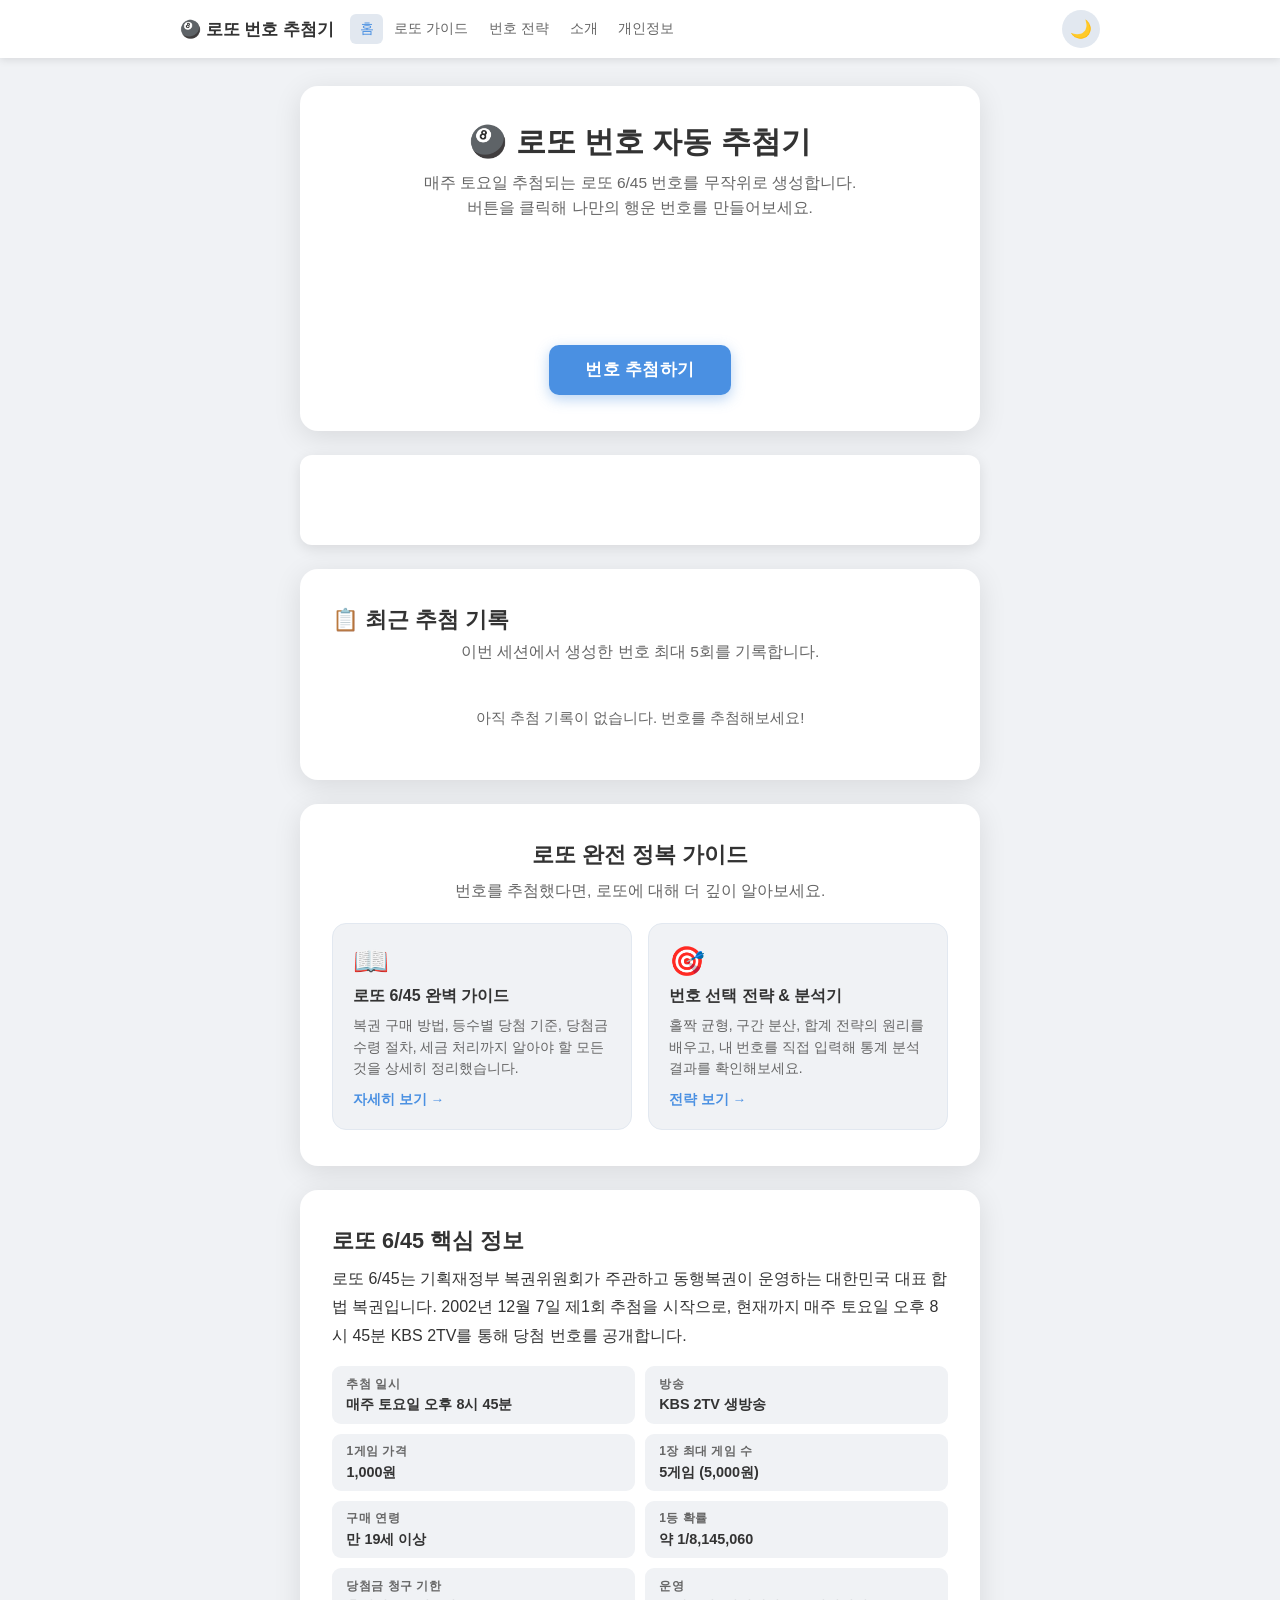
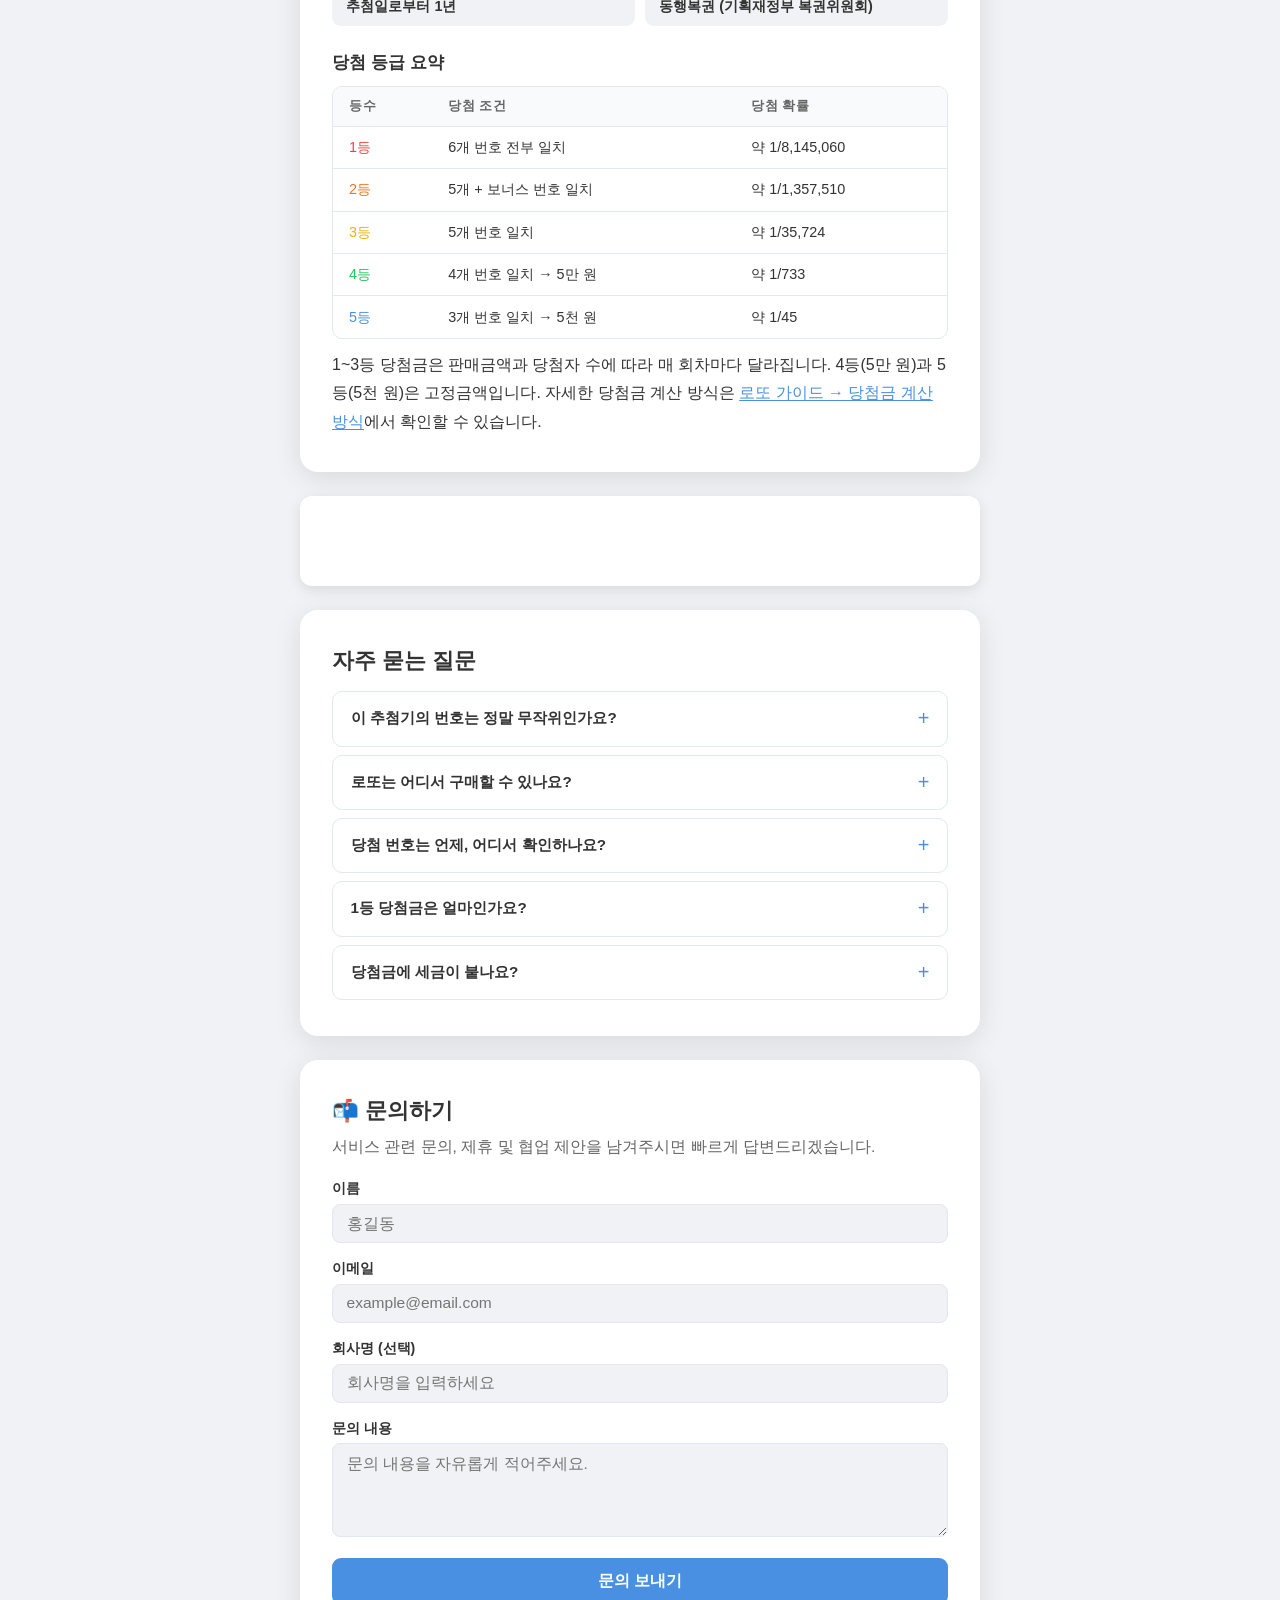
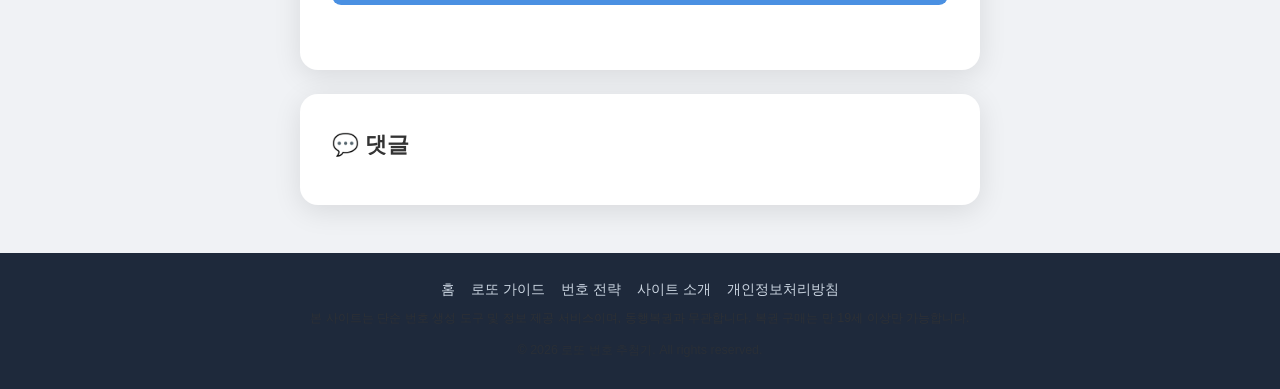
<file: index.html>
<!doctype html>
<html lang="ko">
<head>
  <!-- Google tag (gtag.js) -->
  <script async src="https://www.googletagmanager.com/gtag/js?id=G-WZ32FJZCZC"></script>
  <script>
    window.dataLayer = window.dataLayer || [];
    function gtag(){dataLayer.push(arguments);}
    gtag('js', new Date());

    gtag('config', 'G-WZ32FJZCZC');
  </script>
  <meta charset="UTF-8" />
  <meta name="viewport" content="width=device-width, initial-scale=1.0" />
  <meta name="description" content="무료 로또 6/45 번호 자동 생성기. 클릭 한 번으로 행운의 번호를 추첨하고, 로또 완벽 가이드와 번호 전략까지 한 곳에서 확인하세요." />
  <meta name="keywords" content="로또번호생성기,로또6/45,복권번호,로또추첨,행운번호,로또가이드,번호전략" />
  <meta property="og:title" content="로또 번호 추첨기 - 무료 자동 생성 & 완벽 가이드" />
  <meta property="og:description" content="로또 번호를 무료로 자동 생성하고, 구매 방법부터 번호 전략까지 모두 확인하세요." />
  <meta property="og:type" content="website" />
  <title>로또 번호 추첨기 - 무료 자동 번호 생성 & 완벽 가이드</title>
  <link href="/style.css" rel="stylesheet" />
  <script async src="https://pagead2.googlesyndication.com/pagead/js/adsbygoogle.js?client=ca-pub-9408095057036591" crossorigin="anonymous"></script>
  <script type="application/ld+json">
  {
    "@context": "https://schema.org",
    "@type": "WebSite",
    "name": "로또 번호 추첨기",
    "description": "로또 6/45 번호 자동 생성기 및 로또 정보 제공 서비스",
    "url": "https://vibecoding-staweek1.web.app/",
    "potentialAction": {
      "@type": "SearchAction",
      "target": "https://vibecoding-staweek1.web.app/?q={search_term_string}",
      "query-input": "required name=search_term_string"
    }
  }
  </script>
</head>
<body>
  <header class="site-header">
    <div class="header-inner">
      <a href="/" class="logo">🎱 로또 번호 추첨기</a>
      <nav class="site-nav" aria-label="주 메뉴">
        <a href="/" class="nav-link active">홈</a>
        <a href="/guide.html" class="nav-link">로또 가이드</a>
        <a href="/strategy.html" class="nav-link">번호 전략</a>
        <a href="/about.html" class="nav-link">소개</a>
        <a href="/privacy.html" class="nav-link">개인정보</a>
      </nav>
      <button id="theme-toggle" aria-label="테마 전환">🌙</button>
    </div>
  </header>

  <main class="main-content">

    <!-- 번호 추첨 도구 -->
    <section class="container tool-section" id="tool">
      <h1>🎱 로또 번호 자동 추첨기</h1>
      <p class="subtitle">매주 토요일 추첨되는 로또 6/45 번호를 무작위로 생성합니다.<br>버튼을 클릭해 나만의 행운 번호를 만들어보세요.</p>
      <div class="lotto-numbers" aria-live="polite" aria-label="생성된 로또 번호"></div>
      <button id="generate-btn">번호 추첨하기</button>
    </section>

    <div class="ad-banner">
      <ins class="adsbygoogle"
           style="display:block"
           data-ad-client="ca-pub-9408095057036591"
           data-ad-slot="auto"
           data-ad-format="auto"
           data-full-width-responsive="true"></ins>
      <script>(adsbygoogle = window.adsbygoogle || []).push({});</script>
    </div>

    <!-- 최근 추첨 기록 -->
    <section class="container history-section" id="history">
      <h2>📋 최근 추첨 기록</h2>
      <p class="subtitle">이번 세션에서 생성한 번호 최대 5회를 기록합니다.</p>
      <ul class="history-list" id="history-list">
        <li class="history-empty">아직 추첨 기록이 없습니다. 번호를 추첨해보세요!</li>
      </ul>
    </section>

    <!-- 콘텐츠 허브 -->
    <section class="container content-hub" id="hub">
      <h2>로또 완전 정복 가이드</h2>
      <p class="subtitle">번호를 추첨했다면, 로또에 대해 더 깊이 알아보세요.</p>
      <div class="hub-cards">
        <a href="/guide.html" class="hub-card">
          <span class="hub-icon">📖</span>
          <h3>로또 6/45 완벽 가이드</h3>
          <p>복권 구매 방법, 등수별 당첨 기준, 당첨금 수령 절차, 세금 처리까지 알아야 할 모든 것을 상세히 정리했습니다.</p>
          <span class="hub-link">자세히 보기 →</span>
        </a>
        <a href="/strategy.html" class="hub-card">
          <span class="hub-icon">🎯</span>
          <h3>번호 선택 전략 & 분석기</h3>
          <p>홀짝 균형, 구간 분산, 합계 전략의 원리를 배우고, 내 번호를 직접 입력해 통계 분석 결과를 확인해보세요.</p>
          <span class="hub-link">전략 보기 →</span>
        </a>
      </div>
    </section>

    <!-- 로또 기본 정보 -->
    <section class="container article-section" id="lotto-info">
      <h2>로또 6/45 핵심 정보</h2>
      <p>로또 6/45는 기획재정부 복권위원회가 주관하고 동행복권이 운영하는 대한민국 대표 합법 복권입니다. 2002년 12월 7일 제1회 추첨을 시작으로, 현재까지 매주 토요일 오후 8시 45분 KBS 2TV를 통해 당첨 번호를 공개합니다.</p>

      <div class="quick-facts">
        <div class="fact-item">
          <span class="fact-label">추첨 일시</span>
          <span class="fact-value">매주 토요일 오후 8시 45분</span>
        </div>
        <div class="fact-item">
          <span class="fact-label">방송</span>
          <span class="fact-value">KBS 2TV 생방송</span>
        </div>
        <div class="fact-item">
          <span class="fact-label">1게임 가격</span>
          <span class="fact-value">1,000원</span>
        </div>
        <div class="fact-item">
          <span class="fact-label">1장 최대 게임 수</span>
          <span class="fact-value">5게임 (5,000원)</span>
        </div>
        <div class="fact-item">
          <span class="fact-label">구매 연령</span>
          <span class="fact-value">만 19세 이상</span>
        </div>
        <div class="fact-item">
          <span class="fact-label">1등 확률</span>
          <span class="fact-value">약 1/8,145,060</span>
        </div>
        <div class="fact-item">
          <span class="fact-label">당첨금 청구 기한</span>
          <span class="fact-value">추첨일로부터 1년</span>
        </div>
        <div class="fact-item">
          <span class="fact-label">운영</span>
          <span class="fact-value">동행복권 (기획재정부 복권위원회)</span>
        </div>
      </div>

      <h3>당첨 등급 요약</h3>
      <div class="table-wrapper">
        <table class="prize-table">
          <thead>
            <tr>
              <th>등수</th>
              <th>당첨 조건</th>
              <th>당첨 확률</th>
            </tr>
          </thead>
          <tbody>
            <tr class="rank-1"><td>1등</td><td>6개 번호 전부 일치</td><td>약 1/8,145,060</td></tr>
            <tr class="rank-2"><td>2등</td><td>5개 + 보너스 번호 일치</td><td>약 1/1,357,510</td></tr>
            <tr class="rank-3"><td>3등</td><td>5개 번호 일치</td><td>약 1/35,724</td></tr>
            <tr class="rank-4"><td>4등</td><td>4개 번호 일치 → 5만 원</td><td>약 1/733</td></tr>
            <tr class="rank-5"><td>5등</td><td>3개 번호 일치 → 5천 원</td><td>약 1/45</td></tr>
          </tbody>
        </table>
      </div>
      <p>1~3등 당첨금은 판매금액과 당첨자 수에 따라 매 회차마다 달라집니다. 4등(5만 원)과 5등(5천 원)은 고정금액입니다. 자세한 당첨금 계산 방식은 <a href="/guide.html#prize-money">로또 가이드 → 당첨금 계산 방식</a>에서 확인할 수 있습니다.</p>
    </section>

    <div class="ad-banner">
      <ins class="adsbygoogle"
           style="display:block"
           data-ad-client="ca-pub-9408095057036591"
           data-ad-slot="auto"
           data-ad-format="auto"
           data-full-width-responsive="true"></ins>
      <script>(adsbygoogle = window.adsbygoogle || []).push({});</script>
    </div>

    <!-- FAQ -->
    <section class="container faq-section" id="faq">
      <h2>자주 묻는 질문</h2>
      <div class="faq-list">
        <div class="faq-item">
          <button class="faq-question" aria-expanded="false">
            이 추첨기의 번호는 정말 무작위인가요?
            <span class="faq-icon" aria-hidden="true">+</span>
          </button>
          <div class="faq-answer" role="region">
            <p>네, JavaScript의 <code>Math.random()</code> 함수를 사용해 완전 무작위로 번호를 생성합니다. 1~45 사이에서 중복 없이 6개를 뽑아 오름차순으로 정렬해 보여줍니다. 어떤 패턴이나 가중치도 적용되지 않으며, 매 클릭은 이전 결과와 완전히 독립적입니다.</p>
          </div>
        </div>
        <div class="faq-item">
          <button class="faq-question" aria-expanded="false">
            로또는 어디서 구매할 수 있나요?
            <span class="faq-icon" aria-hidden="true">+</span>
          </button>
          <div class="faq-answer" role="region">
            <p>전국 약 6만 개의 복권 판매점(편의점, 복권방 등)에서 오프라인 구매가 가능합니다. 동행복권 앱(Android·iOS)이나 홈페이지에서도 본인 인증 후 온라인 구매가 가능합니다. 온라인 구매는 주 최대 10만 원 한도 제한이 있습니다.</p>
          </div>
        </div>
        <div class="faq-item">
          <button class="faq-question" aria-expanded="false">
            당첨 번호는 언제, 어디서 확인하나요?
            <span class="faq-icon" aria-hidden="true">+</span>
          </button>
          <div class="faq-answer" role="region">
            <p>매주 토요일 오후 8시 45분 KBS 2TV 생방송을 통해 발표됩니다. 추첨 후에는 동행복권 앱·홈페이지, 복권 판매점 단말기에서 복권 바코드를 스캔해 당첨 여부를 확인할 수 있습니다. 당첨금 청구 기한은 추첨일로부터 1년입니다.</p>
          </div>
        </div>
        <div class="faq-item">
          <button class="faq-question" aria-expanded="false">
            1등 당첨금은 얼마인가요?
            <span class="faq-icon" aria-hidden="true">+</span>
          </button>
          <div class="faq-answer" role="region">
            <p>1등 당첨금은 매 회차마다 다릅니다. 해당 주 판매 총액의 50%를 당첨금 재원으로 하고, 그 중 75%가 1등에 배분됩니다. 1등 당첨자가 여러 명이면 나눠 받으며, 당첨자가 없으면 다음 회차로 이월됩니다. 이월이 쌓이면 수백억 원을 넘는 '잭팟' 회차가 만들어지기도 합니다.</p>
          </div>
        </div>
        <div class="faq-item">
          <button class="faq-question" aria-expanded="false">
            당첨금에 세금이 붙나요?
            <span class="faq-icon" aria-hidden="true">+</span>
          </button>
          <div class="faq-answer" role="region">
            <p>200만 원 이하는 비과세입니다. 200만 원 초과 3억 원 이하는 22%(소득세 20% + 지방소득세 2%), 3억 원 초과는 33%(소득세 30% + 지방소득세 3%)가 자동 원천징수됩니다. 별도 세금 신고 없이 수령 시 자동으로 차감됩니다. 자세한 내용은 <a href="/guide.html#tax">로또 가이드 세금 섹션</a>을 참고하세요.</p>
          </div>
        </div>
      </div>
    </section>

    <!-- 제휴 문의 -->
    <div class="container contact-container" id="contact">
      <h2>📬 문의하기</h2>
      <p class="subtitle">서비스 관련 문의, 제휴 및 협업 제안을 남겨주시면 빠르게 답변드리겠습니다.</p>
      <form id="contact-form" action="https://formspree.io/f/xaqzbvgk" method="POST">
        <div class="form-group">
          <label for="name">이름</label>
          <input type="text" id="name" name="name" placeholder="홍길동" required />
        </div>
        <div class="form-group">
          <label for="email">이메일</label>
          <input type="email" id="email" name="email" placeholder="example@email.com" required />
        </div>
        <div class="form-group">
          <label for="company">회사명 (선택)</label>
          <input type="text" id="company" name="company" placeholder="회사명을 입력하세요" />
        </div>
        <div class="form-group">
          <label for="message">문의 내용</label>
          <textarea id="message" name="message" rows="4" placeholder="문의 내용을 자유롭게 적어주세요." required></textarea>
        </div>
        <button type="submit" class="submit-btn">문의 보내기</button>
        <p id="form-status"></p>
      </form>
    </div>

    <!-- 댓글 -->
    <div class="container disqus-container">
      <h2>💬 댓글</h2>
      <div id="disqus_thread"></div>
    </div>

  </main>

  <footer class="site-footer">
    <div class="footer-inner">
      <div class="footer-links">
        <a href="/">홈</a>
        <a href="/guide.html">로또 가이드</a>
        <a href="/strategy.html">번호 전략</a>
        <a href="/about.html">사이트 소개</a>
        <a href="/privacy.html">개인정보처리방침</a>
      </div>
      <p class="footer-notice">본 사이트는 단순 번호 생성 도구 및 정보 제공 서비스이며, 동행복권과 무관합니다. 복권 구매는 만 19세 이상만 가능합니다.</p>
      <p class="footer-copyright">© 2026 로또 번호 추첨기. All rights reserved.</p>
    </div>
  </footer>

  <script defer type="text/javascript" src="/main.js"></script>
  <script>
    (function() {
      var d = document, s = d.createElement('script');
      s.src = 'https://vibecoding-training.disqus.com/embed.js';
      s.setAttribute('data-timestamp', +new Date());
      (d.head || d.body).appendChild(s);
    })();
  </script>
  <noscript>댓글을 보려면 JavaScript를 활성화해 주세요. <a href="https://disqus.com/?ref_noscript">Disqus 댓글 보기</a></noscript>
</body>
</html>
</file>
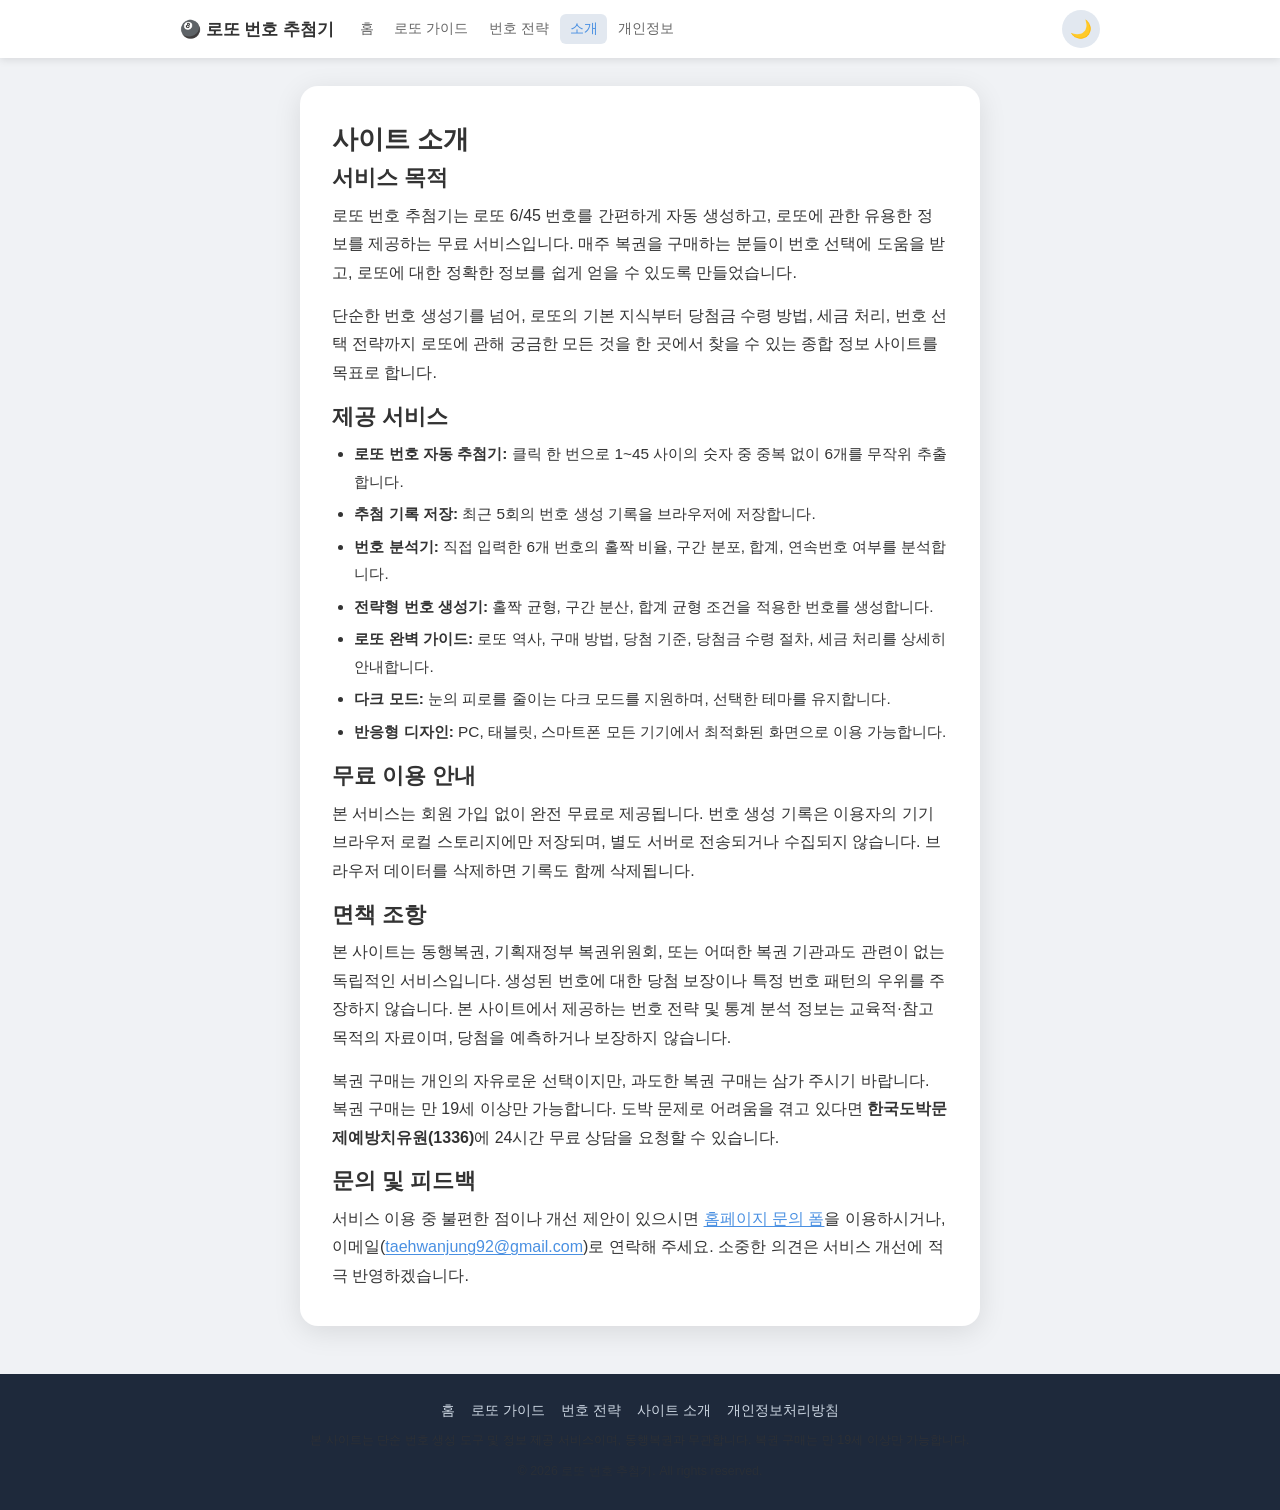
<file: about.html>
<!doctype html>
<html lang="ko">
<head>
  <!-- Google tag (gtag.js) -->
  <script async src="https://www.googletagmanager.com/gtag/js?id=G-WZ32FJZCZC"></script>
  <script>
    window.dataLayer = window.dataLayer || [];
    function gtag(){dataLayer.push(arguments);}
    gtag('js', new Date());

    gtag('config', 'G-WZ32FJZCZC');
  </script>
  <meta charset="UTF-8" />
  <meta name="viewport" content="width=device-width, initial-scale=1.0" />
  <meta name="description" content="로또 번호 추첨기 사이트를 소개합니다. 서비스 목적, 주요 기능, 이용 안내, 면책 조항을 확인하세요." />
  <title>사이트 소개 - 로또 번호 추첨기</title>
  <link href="/style.css" rel="stylesheet" />
  <script async src="https://pagead2.googlesyndication.com/pagead/js/adsbygoogle.js?client=ca-pub-9408095057036591" crossorigin="anonymous"></script>
</head>
<body>
  <header class="site-header">
    <div class="header-inner">
      <a href="/" class="logo">🎱 로또 번호 추첨기</a>
      <nav class="site-nav" aria-label="주 메뉴">
        <a href="/" class="nav-link">홈</a>
        <a href="/guide.html" class="nav-link">로또 가이드</a>
        <a href="/strategy.html" class="nav-link">번호 전략</a>
        <a href="/about.html" class="nav-link active">소개</a>
        <a href="/privacy.html" class="nav-link">개인정보</a>
      </nav>
      <button id="theme-toggle" aria-label="테마 전환">🌙</button>
    </div>
  </header>

  <main class="main-content">
    <article class="container article-section">
      <h1>사이트 소개</h1>

      <h2>서비스 목적</h2>
      <p>로또 번호 추첨기는 로또 6/45 번호를 간편하게 자동 생성하고, 로또에 관한 유용한 정보를 제공하는 무료 서비스입니다. 매주 복권을 구매하는 분들이 번호 선택에 도움을 받고, 로또에 대한 정확한 정보를 쉽게 얻을 수 있도록 만들었습니다.</p>
      <p>단순한 번호 생성기를 넘어, 로또의 기본 지식부터 당첨금 수령 방법, 세금 처리, 번호 선택 전략까지 로또에 관해 궁금한 모든 것을 한 곳에서 찾을 수 있는 종합 정보 사이트를 목표로 합니다.</p>

      <h2>제공 서비스</h2>
      <ul>
        <li><strong>로또 번호 자동 추첨기:</strong> 클릭 한 번으로 1~45 사이의 숫자 중 중복 없이 6개를 무작위 추출합니다.</li>
        <li><strong>추첨 기록 저장:</strong> 최근 5회의 번호 생성 기록을 브라우저에 저장합니다.</li>
        <li><strong>번호 분석기:</strong> 직접 입력한 6개 번호의 홀짝 비율, 구간 분포, 합계, 연속번호 여부를 분석합니다.</li>
        <li><strong>전략형 번호 생성기:</strong> 홀짝 균형, 구간 분산, 합계 균형 조건을 적용한 번호를 생성합니다.</li>
        <li><strong>로또 완벽 가이드:</strong> 로또 역사, 구매 방법, 당첨 기준, 당첨금 수령 절차, 세금 처리를 상세히 안내합니다.</li>
        <li><strong>다크 모드:</strong> 눈의 피로를 줄이는 다크 모드를 지원하며, 선택한 테마를 유지합니다.</li>
        <li><strong>반응형 디자인:</strong> PC, 태블릿, 스마트폰 모든 기기에서 최적화된 화면으로 이용 가능합니다.</li>
      </ul>

      <h2>무료 이용 안내</h2>
      <p>본 서비스는 회원 가입 없이 완전 무료로 제공됩니다. 번호 생성 기록은 이용자의 기기 브라우저 로컬 스토리지에만 저장되며, 별도 서버로 전송되거나 수집되지 않습니다. 브라우저 데이터를 삭제하면 기록도 함께 삭제됩니다.</p>

      <h2>면책 조항</h2>
      <p>본 사이트는 동행복권, 기획재정부 복권위원회, 또는 어떠한 복권 기관과도 관련이 없는 독립적인 서비스입니다. 생성된 번호에 대한 당첨 보장이나 특정 번호 패턴의 우위를 주장하지 않습니다. 본 사이트에서 제공하는 번호 전략 및 통계 분석 정보는 교육적·참고 목적의 자료이며, 당첨을 예측하거나 보장하지 않습니다.</p>
      <p>복권 구매는 개인의 자유로운 선택이지만, 과도한 복권 구매는 삼가 주시기 바랍니다. 복권 구매는 만 19세 이상만 가능합니다. 도박 문제로 어려움을 겪고 있다면 <strong>한국도박문제예방치유원(1336)</strong>에 24시간 무료 상담을 요청할 수 있습니다.</p>

      <h2>문의 및 피드백</h2>
      <p>서비스 이용 중 불편한 점이나 개선 제안이 있으시면 <a href="/#contact">홈페이지 문의 폼</a>을 이용하시거나, 이메일(<a href="mailto:taehwanjung92@gmail.com">taehwanjung92@gmail.com</a>)로 연락해 주세요. 소중한 의견은 서비스 개선에 적극 반영하겠습니다.</p>
    </article>
  </main>

  <footer class="site-footer">
    <div class="footer-inner">
      <div class="footer-links">
        <a href="/">홈</a>
        <a href="/guide.html">로또 가이드</a>
        <a href="/strategy.html">번호 전략</a>
        <a href="/about.html">사이트 소개</a>
        <a href="/privacy.html">개인정보처리방침</a>
      </div>
      <p class="footer-notice">본 사이트는 단순 번호 생성 도구 및 정보 제공 서비스이며, 동행복권과 무관합니다. 복권 구매는 만 19세 이상만 가능합니다.</p>
      <p class="footer-copyright">© 2026 로또 번호 추첨기. All rights reserved.</p>
    </div>
  </footer>

  <script defer src="/main.js"></script>
</body>
</html>
</file>
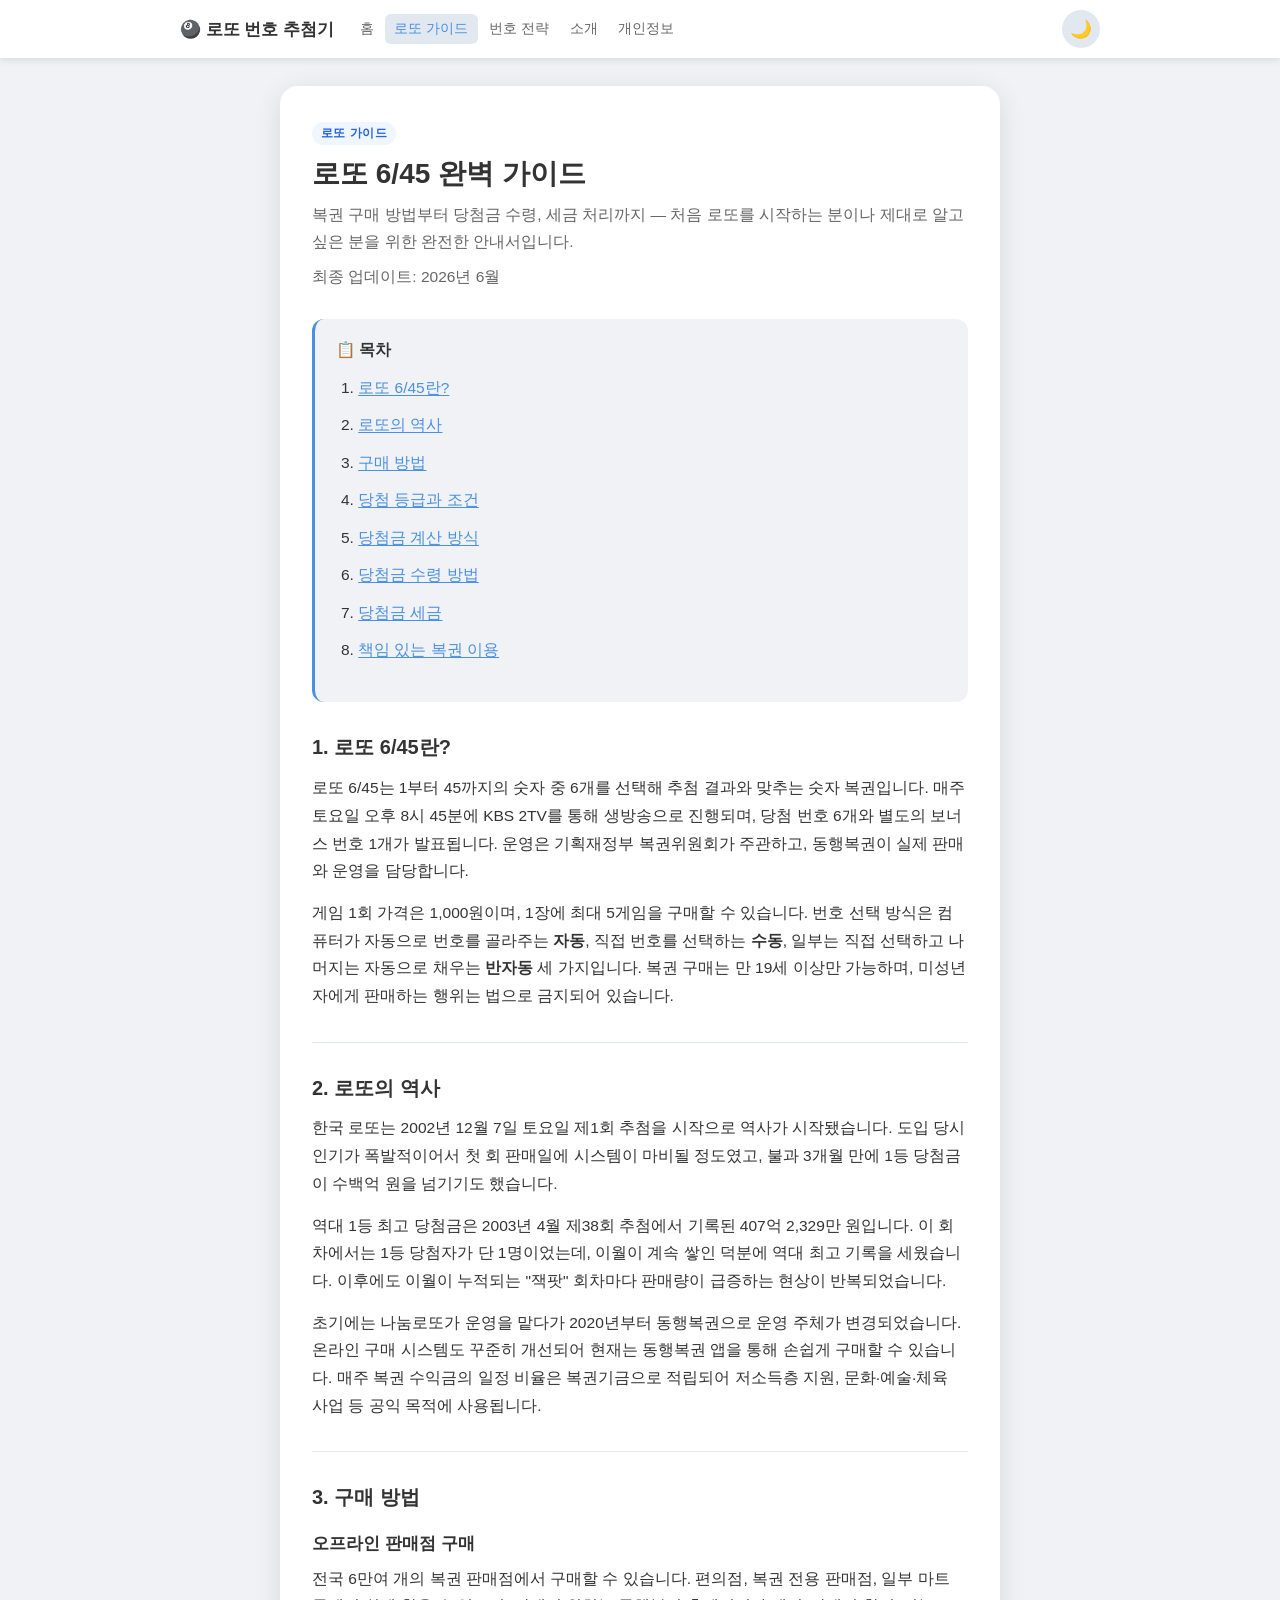
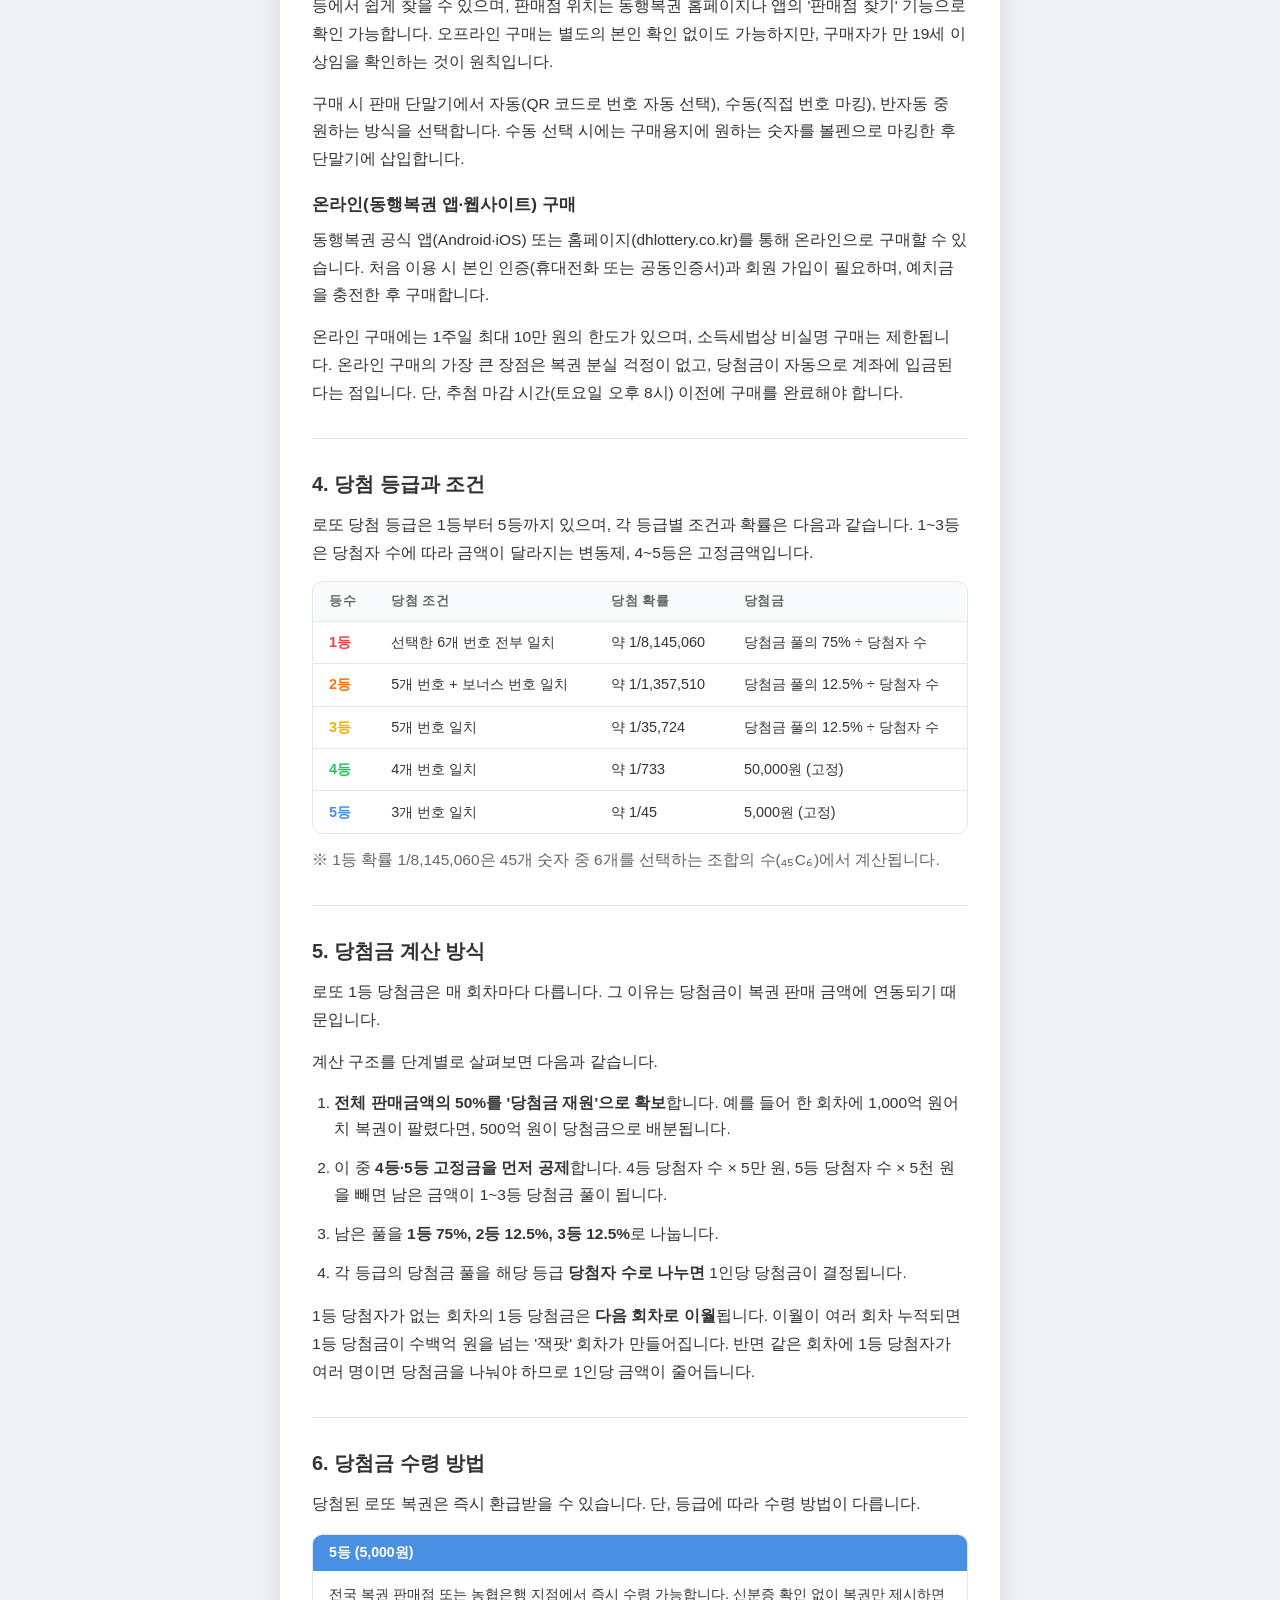
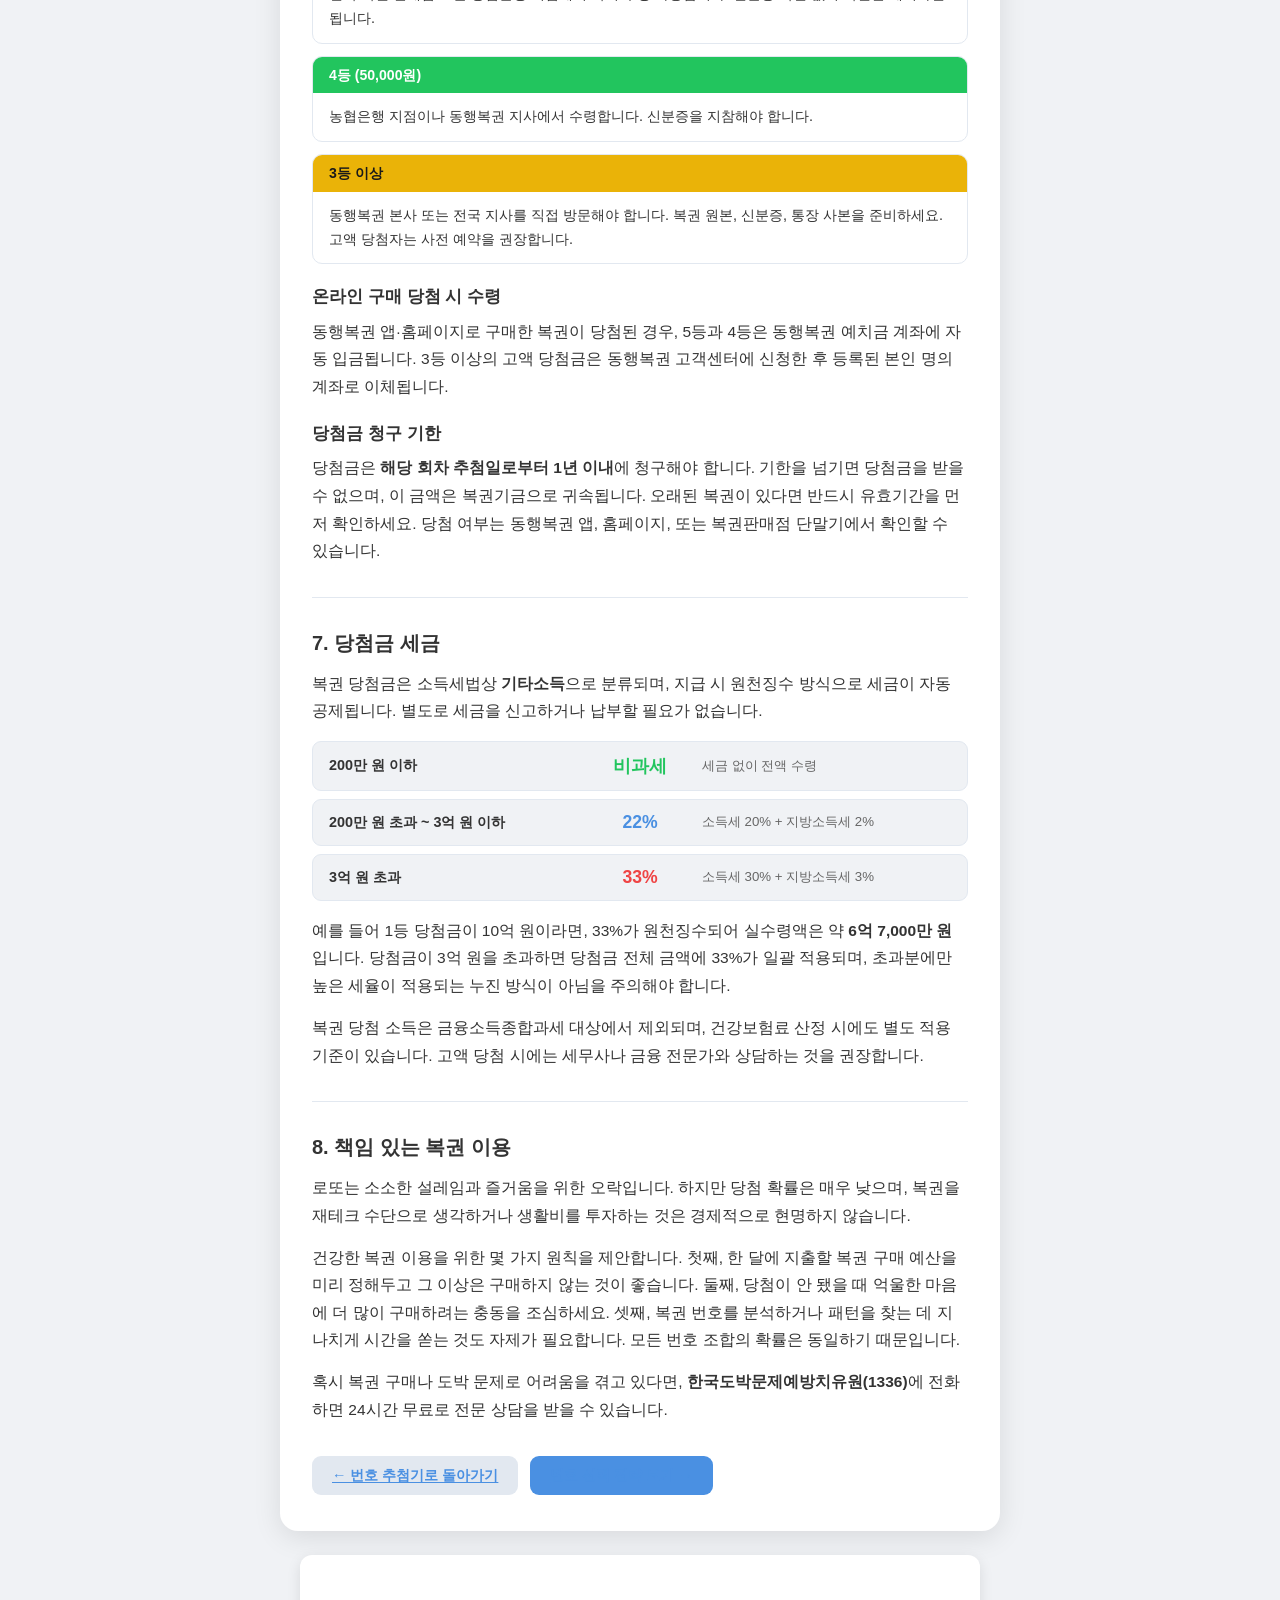
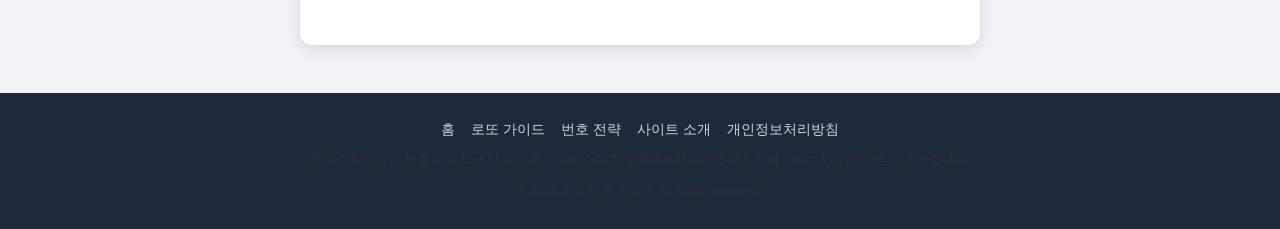
<file: guide.html>
<!doctype html>
<html lang="ko">
<head>
  <!-- Google tag (gtag.js) -->
  <script async src="https://www.googletagmanager.com/gtag/js?id=G-WZ32FJZCZC"></script>
  <script>
    window.dataLayer = window.dataLayer || [];
    function gtag(){dataLayer.push(arguments);}
    gtag('js', new Date());

    gtag('config', 'G-WZ32FJZCZC');
  </script>
  <meta charset="UTF-8" />
  <meta name="viewport" content="width=device-width, initial-scale=1.0" />
  <meta name="description" content="로또 6/45 완벽 가이드. 복권 구매 방법, 등수별 당첨 기준, 당첨금 수령 방법, 세금 계산까지 로또에 관해 알아야 할 모든 정보를 상세히 정리했습니다." />
  <meta name="keywords" content="로또가이드,로또구매방법,로또당첨금수령,로또세금,복권가이드,로또6/45" />
  <meta property="og:title" content="로또 6/45 완벽 가이드 - 구매부터 당첨금 수령까지" />
  <meta property="og:description" content="로또 구매 방법, 당첨 등급별 조건, 당첨금 수령 절차, 세금 처리까지 한 곳에서 알아보세요." />
  <meta property="og:type" content="article" />
  <title>로또 6/45 완벽 가이드 - 구매부터 당첨금 수령까지 | 로또 번호 추첨기</title>
  <link href="/style.css" rel="stylesheet" />
  <script async src="https://pagead2.googlesyndication.com/pagead/js/adsbygoogle.js?client=ca-pub-9408095057036591" crossorigin="anonymous"></script>
  <script type="application/ld+json">
  {
    "@context": "https://schema.org",
    "@type": "Article",
    "headline": "로또 6/45 완벽 가이드 - 구매부터 당첨금 수령까지",
    "description": "로또 구매 방법, 당첨 등급, 당첨금 수령, 세금까지 한 곳에서 알아보세요.",
    "author": { "@type": "Organization", "name": "로또 번호 추첨기" },
    "inLanguage": "ko"
  }
  </script>
</head>
<body>
  <header class="site-header">
    <div class="header-inner">
      <a href="/" class="logo">🎱 로또 번호 추첨기</a>
      <nav class="site-nav" aria-label="주 메뉴">
        <a href="/" class="nav-link">홈</a>
        <a href="/guide.html" class="nav-link active">로또 가이드</a>
        <a href="/strategy.html" class="nav-link">번호 전략</a>
        <a href="/about.html" class="nav-link">소개</a>
        <a href="/privacy.html" class="nav-link">개인정보</a>
      </nav>
      <button id="theme-toggle" aria-label="테마 전환">🌙</button>
    </div>
  </header>

  <main class="main-content">

    <article class="container guide-article">

      <div class="article-header">
        <span class="article-badge">로또 가이드</span>
        <h1>로또 6/45 완벽 가이드</h1>
        <p class="article-lead">복권 구매 방법부터 당첨금 수령, 세금 처리까지 — 처음 로또를 시작하는 분이나 제대로 알고 싶은 분을 위한 완전한 안내서입니다.</p>
        <p class="last-updated">최종 업데이트: 2026년 6월</p>
      </div>

      <nav class="toc" aria-label="목차">
        <p class="toc-title">📋 목차</p>
        <ol>
          <li><a href="#intro">로또 6/45란?</a></li>
          <li><a href="#history">로또의 역사</a></li>
          <li><a href="#how-to-buy">구매 방법</a></li>
          <li><a href="#prize-levels">당첨 등급과 조건</a></li>
          <li><a href="#prize-money">당첨금 계산 방식</a></li>
          <li><a href="#claiming">당첨금 수령 방법</a></li>
          <li><a href="#tax">당첨금 세금</a></li>
          <li><a href="#responsible">책임 있는 복권 이용</a></li>
        </ol>
      </nav>

      <section id="intro">
        <h2>1. 로또 6/45란?</h2>
        <p>로또 6/45는 1부터 45까지의 숫자 중 6개를 선택해 추첨 결과와 맞추는 숫자 복권입니다. 매주 토요일 오후 8시 45분에 KBS 2TV를 통해 생방송으로 진행되며, 당첨 번호 6개와 별도의 보너스 번호 1개가 발표됩니다. 운영은 기획재정부 복권위원회가 주관하고, 동행복권이 실제 판매와 운영을 담당합니다.</p>
        <p>게임 1회 가격은 1,000원이며, 1장에 최대 5게임을 구매할 수 있습니다. 번호 선택 방식은 컴퓨터가 자동으로 번호를 골라주는 <strong>자동</strong>, 직접 번호를 선택하는 <strong>수동</strong>, 일부는 직접 선택하고 나머지는 자동으로 채우는 <strong>반자동</strong> 세 가지입니다. 복권 구매는 만 19세 이상만 가능하며, 미성년자에게 판매하는 행위는 법으로 금지되어 있습니다.</p>
      </section>

      <section id="history">
        <h2>2. 로또의 역사</h2>
        <p>한국 로또는 2002년 12월 7일 토요일 제1회 추첨을 시작으로 역사가 시작됐습니다. 도입 당시 인기가 폭발적이어서 첫 회 판매일에 시스템이 마비될 정도였고, 불과 3개월 만에 1등 당첨금이 수백억 원을 넘기기도 했습니다.</p>
        <p>역대 1등 최고 당첨금은 2003년 4월 제38회 추첨에서 기록된 407억 2,329만 원입니다. 이 회차에서는 1등 당첨자가 단 1명이었는데, 이월이 계속 쌓인 덕분에 역대 최고 기록을 세웠습니다. 이후에도 이월이 누적되는 "잭팟" 회차마다 판매량이 급증하는 현상이 반복되었습니다.</p>
        <p>초기에는 나눔로또가 운영을 맡다가 2020년부터 동행복권으로 운영 주체가 변경되었습니다. 온라인 구매 시스템도 꾸준히 개선되어 현재는 동행복권 앱을 통해 손쉽게 구매할 수 있습니다. 매주 복권 수익금의 일정 비율은 복권기금으로 적립되어 저소득층 지원, 문화·예술·체육 사업 등 공익 목적에 사용됩니다.</p>
      </section>

      <section id="how-to-buy">
        <h2>3. 구매 방법</h2>

        <h3>오프라인 판매점 구매</h3>
        <p>전국 6만여 개의 복권 판매점에서 구매할 수 있습니다. 편의점, 복권 전용 판매점, 일부 마트 등에서 쉽게 찾을 수 있으며, 판매점 위치는 동행복권 홈페이지나 앱의 '판매점 찾기' 기능으로 확인 가능합니다. 오프라인 구매는 별도의 본인 확인 없이도 가능하지만, 구매자가 만 19세 이상임을 확인하는 것이 원칙입니다.</p>
        <p>구매 시 판매 단말기에서 자동(QR 코드로 번호 자동 선택), 수동(직접 번호 마킹), 반자동 중 원하는 방식을 선택합니다. 수동 선택 시에는 구매용지에 원하는 숫자를 볼펜으로 마킹한 후 단말기에 삽입합니다.</p>

        <h3>온라인(동행복권 앱·웹사이트) 구매</h3>
        <p>동행복권 공식 앱(Android·iOS) 또는 홈페이지(dhlottery.co.kr)를 통해 온라인으로 구매할 수 있습니다. 처음 이용 시 본인 인증(휴대전화 또는 공동인증서)과 회원 가입이 필요하며, 예치금을 충전한 후 구매합니다.</p>
        <p>온라인 구매에는 1주일 최대 10만 원의 한도가 있으며, 소득세법상 비실명 구매는 제한됩니다. 온라인 구매의 가장 큰 장점은 복권 분실 걱정이 없고, 당첨금이 자동으로 계좌에 입금된다는 점입니다. 단, 추첨 마감 시간(토요일 오후 8시) 이전에 구매를 완료해야 합니다.</p>
      </section>

      <section id="prize-levels">
        <h2>4. 당첨 등급과 조건</h2>
        <p>로또 당첨 등급은 1등부터 5등까지 있으며, 각 등급별 조건과 확률은 다음과 같습니다. 1~3등은 당첨자 수에 따라 금액이 달라지는 변동제, 4~5등은 고정금액입니다.</p>

        <div class="table-wrapper">
          <table class="prize-table">
            <thead>
              <tr>
                <th>등수</th>
                <th>당첨 조건</th>
                <th>당첨 확률</th>
                <th>당첨금</th>
              </tr>
            </thead>
            <tbody>
              <tr class="rank-1">
                <td><strong>1등</strong></td>
                <td>선택한 6개 번호 전부 일치</td>
                <td>약 1/8,145,060</td>
                <td>당첨금 풀의 75% ÷ 당첨자 수</td>
              </tr>
              <tr class="rank-2">
                <td><strong>2등</strong></td>
                <td>5개 번호 + 보너스 번호 일치</td>
                <td>약 1/1,357,510</td>
                <td>당첨금 풀의 12.5% ÷ 당첨자 수</td>
              </tr>
              <tr class="rank-3">
                <td><strong>3등</strong></td>
                <td>5개 번호 일치</td>
                <td>약 1/35,724</td>
                <td>당첨금 풀의 12.5% ÷ 당첨자 수</td>
              </tr>
              <tr class="rank-4">
                <td><strong>4등</strong></td>
                <td>4개 번호 일치</td>
                <td>약 1/733</td>
                <td>50,000원 (고정)</td>
              </tr>
              <tr class="rank-5">
                <td><strong>5등</strong></td>
                <td>3개 번호 일치</td>
                <td>약 1/45</td>
                <td>5,000원 (고정)</td>
              </tr>
            </tbody>
          </table>
        </div>
        <p class="table-note">※ 1등 확률 1/8,145,060은 45개 숫자 중 6개를 선택하는 조합의 수(₄₅C₆)에서 계산됩니다.</p>
      </section>

      <section id="prize-money">
        <h2>5. 당첨금 계산 방식</h2>
        <p>로또 1등 당첨금은 매 회차마다 다릅니다. 그 이유는 당첨금이 복권 판매 금액에 연동되기 때문입니다.</p>
        <p>계산 구조를 단계별로 살펴보면 다음과 같습니다.</p>
        <ol class="step-list">
          <li><strong>전체 판매금액의 50%를 '당첨금 재원'으로 확보</strong>합니다. 예를 들어 한 회차에 1,000억 원어치 복권이 팔렸다면, 500억 원이 당첨금으로 배분됩니다.</li>
          <li>이 중 <strong>4등·5등 고정금을 먼저 공제</strong>합니다. 4등 당첨자 수 × 5만 원, 5등 당첨자 수 × 5천 원을 빼면 남은 금액이 1~3등 당첨금 풀이 됩니다.</li>
          <li>남은 풀을 <strong>1등 75%, 2등 12.5%, 3등 12.5%</strong>로 나눕니다.</li>
          <li>각 등급의 당첨금 풀을 해당 등급 <strong>당첨자 수로 나누면</strong> 1인당 당첨금이 결정됩니다.</li>
        </ol>
        <p>1등 당첨자가 없는 회차의 1등 당첨금은 <strong>다음 회차로 이월</strong>됩니다. 이월이 여러 회차 누적되면 1등 당첨금이 수백억 원을 넘는 '잭팟' 회차가 만들어집니다. 반면 같은 회차에 1등 당첨자가 여러 명이면 당첨금을 나눠야 하므로 1인당 금액이 줄어듭니다.</p>
      </section>

      <section id="claiming">
        <h2>6. 당첨금 수령 방법</h2>
        <p>당첨된 로또 복권은 즉시 환급받을 수 있습니다. 단, 등급에 따라 수령 방법이 다릅니다.</p>

        <div class="info-cards">
          <div class="info-card">
            <div class="info-card-header rank-5-bg">5등 (5,000원)</div>
            <p>전국 복권 판매점 또는 농협은행 지점에서 즉시 수령 가능합니다. 신분증 확인 없이 복권만 제시하면 됩니다.</p>
          </div>
          <div class="info-card">
            <div class="info-card-header rank-4-bg">4등 (50,000원)</div>
            <p>농협은행 지점이나 동행복권 지사에서 수령합니다. 신분증을 지참해야 합니다.</p>
          </div>
          <div class="info-card">
            <div class="info-card-header rank-3-bg">3등 이상</div>
            <p>동행복권 본사 또는 전국 지사를 직접 방문해야 합니다. 복권 원본, 신분증, 통장 사본을 준비하세요. 고액 당첨자는 사전 예약을 권장합니다.</p>
          </div>
        </div>

        <h3>온라인 구매 당첨 시 수령</h3>
        <p>동행복권 앱·홈페이지로 구매한 복권이 당첨된 경우, 5등과 4등은 동행복권 예치금 계좌에 자동 입금됩니다. 3등 이상의 고액 당첨금은 동행복권 고객센터에 신청한 후 등록된 본인 명의 계좌로 이체됩니다.</p>

        <h3>당첨금 청구 기한</h3>
        <p>당첨금은 <strong>해당 회차 추첨일로부터 1년 이내</strong>에 청구해야 합니다. 기한을 넘기면 당첨금을 받을 수 없으며, 이 금액은 복권기금으로 귀속됩니다. 오래된 복권이 있다면 반드시 유효기간을 먼저 확인하세요. 당첨 여부는 동행복권 앱, 홈페이지, 또는 복권판매점 단말기에서 확인할 수 있습니다.</p>
      </section>

      <section id="tax">
        <h2>7. 당첨금 세금</h2>
        <p>복권 당첨금은 소득세법상 <strong>기타소득</strong>으로 분류되며, 지급 시 원천징수 방식으로 세금이 자동 공제됩니다. 별도로 세금을 신고하거나 납부할 필요가 없습니다.</p>

        <div class="tax-table-wrapper">
          <div class="tax-row">
            <div class="tax-range">200만 원 이하</div>
            <div class="tax-rate non-taxable">비과세</div>
            <div class="tax-desc">세금 없이 전액 수령</div>
          </div>
          <div class="tax-row">
            <div class="tax-range">200만 원 초과 ~ 3억 원 이하</div>
            <div class="tax-rate">22%</div>
            <div class="tax-desc">소득세 20% + 지방소득세 2%</div>
          </div>
          <div class="tax-row">
            <div class="tax-range">3억 원 초과</div>
            <div class="tax-rate high-tax">33%</div>
            <div class="tax-desc">소득세 30% + 지방소득세 3%</div>
          </div>
        </div>

        <p>예를 들어 1등 당첨금이 10억 원이라면, 33%가 원천징수되어 실수령액은 약 <strong>6억 7,000만 원</strong>입니다. 당첨금이 3억 원을 초과하면 당첨금 전체 금액에 33%가 일괄 적용되며, 초과분에만 높은 세율이 적용되는 누진 방식이 아님을 주의해야 합니다.</p>
        <p>복권 당첨 소득은 금융소득종합과세 대상에서 제외되며, 건강보험료 산정 시에도 별도 적용 기준이 있습니다. 고액 당첨 시에는 세무사나 금융 전문가와 상담하는 것을 권장합니다.</p>
      </section>

      <section id="responsible">
        <h2>8. 책임 있는 복권 이용</h2>
        <p>로또는 소소한 설레임과 즐거움을 위한 오락입니다. 하지만 당첨 확률은 매우 낮으며, 복권을 재테크 수단으로 생각하거나 생활비를 투자하는 것은 경제적으로 현명하지 않습니다.</p>
        <p>건강한 복권 이용을 위한 몇 가지 원칙을 제안합니다. 첫째, 한 달에 지출할 복권 구매 예산을 미리 정해두고 그 이상은 구매하지 않는 것이 좋습니다. 둘째, 당첨이 안 됐을 때 억울한 마음에 더 많이 구매하려는 충동을 조심하세요. 셋째, 복권 번호를 분석하거나 패턴을 찾는 데 지나치게 시간을 쏟는 것도 자제가 필요합니다. 모든 번호 조합의 확률은 동일하기 때문입니다.</p>
        <p>혹시 복권 구매나 도박 문제로 어려움을 겪고 있다면, <strong>한국도박문제예방치유원(1336)</strong>에 전화하면 24시간 무료로 전문 상담을 받을 수 있습니다.</p>
      </section>

      <div class="article-footer-nav">
        <a href="/" class="btn-secondary">← 번호 추첨기로 돌아가기</a>
        <a href="/strategy.html" class="btn-primary">번호 선택 전략 보기 →</a>
      </div>

    </article>

    <div class="ad-banner">
      <ins class="adsbygoogle"
           style="display:block"
           data-ad-client="ca-pub-9408095057036591"
           data-ad-slot="auto"
           data-ad-format="auto"
           data-full-width-responsive="true"></ins>
      <script>(adsbygoogle = window.adsbygoogle || []).push({});</script>
    </div>

  </main>

  <footer class="site-footer">
    <div class="footer-inner">
      <div class="footer-links">
        <a href="/">홈</a>
        <a href="/guide.html">로또 가이드</a>
        <a href="/strategy.html">번호 전략</a>
        <a href="/about.html">사이트 소개</a>
        <a href="/privacy.html">개인정보처리방침</a>
      </div>
      <p class="footer-notice">본 사이트는 단순 번호 생성 도구 및 정보 제공 서비스이며, 동행복권과 무관합니다. 복권 구매는 만 19세 이상만 가능합니다.</p>
      <p class="footer-copyright">© 2026 로또 번호 추첨기. All rights reserved.</p>
    </div>
  </footer>

  <script defer src="/main.js"></script>
</body>
</html>
</file>
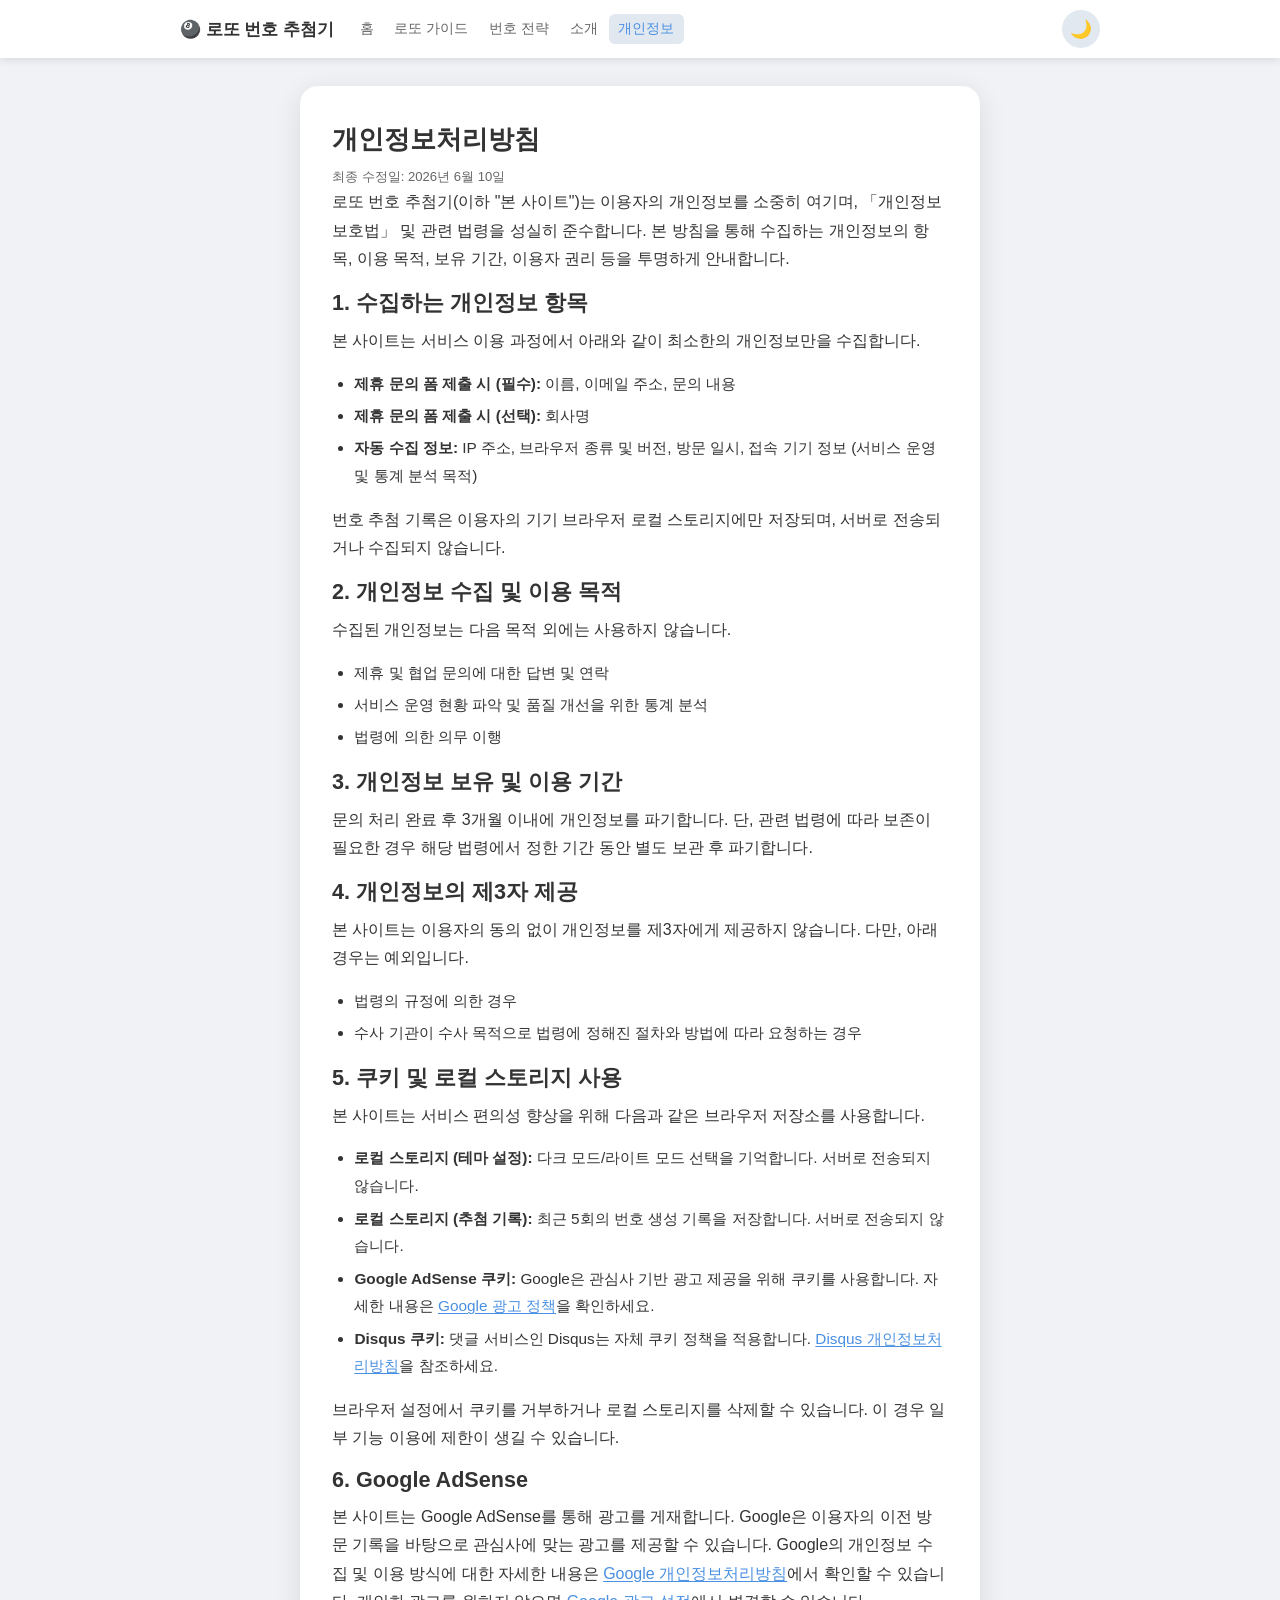
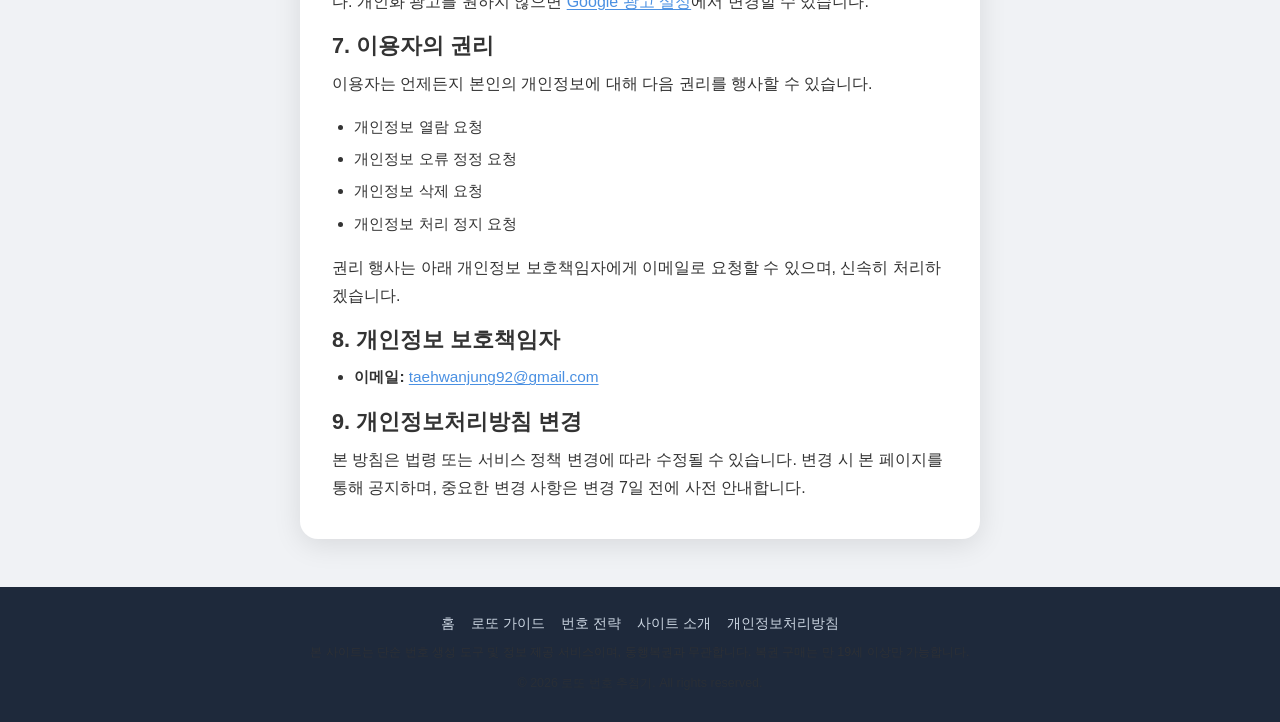
<file: privacy.html>
<!doctype html>
<html lang="ko">
<head>
  <!-- Google tag (gtag.js) -->
  <script async src="https://www.googletagmanager.com/gtag/js?id=G-WZ32FJZCZC"></script>
  <script>
    window.dataLayer = window.dataLayer || [];
    function gtag(){dataLayer.push(arguments);}
    gtag('js', new Date());

    gtag('config', 'G-WZ32FJZCZC');
  </script>
  <meta charset="UTF-8" />
  <meta name="viewport" content="width=device-width, initial-scale=1.0" />
  <meta name="description" content="로또 번호 추첨기의 개인정보처리방침입니다. 수집하는 개인정보, 이용 목적, 쿠키 정책 및 이용자 권리를 안내합니다." />
  <title>개인정보처리방침 - 로또 번호 추첨기</title>
  <link href="/style.css" rel="stylesheet" />
  <script async src="https://pagead2.googlesyndication.com/pagead/js/adsbygoogle.js?client=ca-pub-9408095057036591" crossorigin="anonymous"></script>
</head>
<body>
  <header class="site-header">
    <div class="header-inner">
      <a href="/" class="logo">🎱 로또 번호 추첨기</a>
      <nav class="site-nav" aria-label="주 메뉴">
        <a href="/" class="nav-link">홈</a>
        <a href="/guide.html" class="nav-link">로또 가이드</a>
        <a href="/strategy.html" class="nav-link">번호 전략</a>
        <a href="/about.html" class="nav-link">소개</a>
        <a href="/privacy.html" class="nav-link active">개인정보</a>
      </nav>
      <button id="theme-toggle" aria-label="테마 전환">🌙</button>
    </div>
  </header>

  <main class="main-content">
    <article class="container article-section">
      <h1>개인정보처리방침</h1>
      <p class="last-updated">최종 수정일: 2026년 6월 10일</p>

      <p>로또 번호 추첨기(이하 "본 사이트")는 이용자의 개인정보를 소중히 여기며, 「개인정보 보호법」 및 관련 법령을 성실히 준수합니다. 본 방침을 통해 수집하는 개인정보의 항목, 이용 목적, 보유 기간, 이용자 권리 등을 투명하게 안내합니다.</p>

      <h2>1. 수집하는 개인정보 항목</h2>
      <p>본 사이트는 서비스 이용 과정에서 아래와 같이 최소한의 개인정보만을 수집합니다.</p>
      <ul>
        <li><strong>제휴 문의 폼 제출 시 (필수):</strong> 이름, 이메일 주소, 문의 내용</li>
        <li><strong>제휴 문의 폼 제출 시 (선택):</strong> 회사명</li>
        <li><strong>자동 수집 정보:</strong> IP 주소, 브라우저 종류 및 버전, 방문 일시, 접속 기기 정보 (서비스 운영 및 통계 분석 목적)</li>
      </ul>
      <p>번호 추첨 기록은 이용자의 기기 브라우저 로컬 스토리지에만 저장되며, 서버로 전송되거나 수집되지 않습니다.</p>

      <h2>2. 개인정보 수집 및 이용 목적</h2>
      <p>수집된 개인정보는 다음 목적 외에는 사용하지 않습니다.</p>
      <ul>
        <li>제휴 및 협업 문의에 대한 답변 및 연락</li>
        <li>서비스 운영 현황 파악 및 품질 개선을 위한 통계 분석</li>
        <li>법령에 의한 의무 이행</li>
      </ul>

      <h2>3. 개인정보 보유 및 이용 기간</h2>
      <p>문의 처리 완료 후 3개월 이내에 개인정보를 파기합니다. 단, 관련 법령에 따라 보존이 필요한 경우 해당 법령에서 정한 기간 동안 별도 보관 후 파기합니다.</p>

      <h2>4. 개인정보의 제3자 제공</h2>
      <p>본 사이트는 이용자의 동의 없이 개인정보를 제3자에게 제공하지 않습니다. 다만, 아래 경우는 예외입니다.</p>
      <ul>
        <li>법령의 규정에 의한 경우</li>
        <li>수사 기관이 수사 목적으로 법령에 정해진 절차와 방법에 따라 요청하는 경우</li>
      </ul>

      <h2>5. 쿠키 및 로컬 스토리지 사용</h2>
      <p>본 사이트는 서비스 편의성 향상을 위해 다음과 같은 브라우저 저장소를 사용합니다.</p>
      <ul>
        <li><strong>로컬 스토리지 (테마 설정):</strong> 다크 모드/라이트 모드 선택을 기억합니다. 서버로 전송되지 않습니다.</li>
        <li><strong>로컬 스토리지 (추첨 기록):</strong> 최근 5회의 번호 생성 기록을 저장합니다. 서버로 전송되지 않습니다.</li>
        <li><strong>Google AdSense 쿠키:</strong> Google은 관심사 기반 광고 제공을 위해 쿠키를 사용합니다. 자세한 내용은 <a href="https://policies.google.com/technologies/ads" target="_blank" rel="noopener noreferrer">Google 광고 정책</a>을 확인하세요.</li>
        <li><strong>Disqus 쿠키:</strong> 댓글 서비스인 Disqus는 자체 쿠키 정책을 적용합니다. <a href="https://help.disqus.com/en/articles/1717103-disqus-privacy-policy" target="_blank" rel="noopener noreferrer">Disqus 개인정보처리방침</a>을 참조하세요.</li>
      </ul>
      <p>브라우저 설정에서 쿠키를 거부하거나 로컬 스토리지를 삭제할 수 있습니다. 이 경우 일부 기능 이용에 제한이 생길 수 있습니다.</p>

      <h2>6. Google AdSense</h2>
      <p>본 사이트는 Google AdSense를 통해 광고를 게재합니다. Google은 이용자의 이전 방문 기록을 바탕으로 관심사에 맞는 광고를 제공할 수 있습니다. Google의 개인정보 수집 및 이용 방식에 대한 자세한 내용은 <a href="https://policies.google.com/privacy" target="_blank" rel="noopener noreferrer">Google 개인정보처리방침</a>에서 확인할 수 있습니다. 개인화 광고를 원하지 않으면 <a href="https://adssettings.google.com/" target="_blank" rel="noopener noreferrer">Google 광고 설정</a>에서 변경할 수 있습니다.</p>

      <h2>7. 이용자의 권리</h2>
      <p>이용자는 언제든지 본인의 개인정보에 대해 다음 권리를 행사할 수 있습니다.</p>
      <ul>
        <li>개인정보 열람 요청</li>
        <li>개인정보 오류 정정 요청</li>
        <li>개인정보 삭제 요청</li>
        <li>개인정보 처리 정지 요청</li>
      </ul>
      <p>권리 행사는 아래 개인정보 보호책임자에게 이메일로 요청할 수 있으며, 신속히 처리하겠습니다.</p>

      <h2>8. 개인정보 보호책임자</h2>
      <ul>
        <li><strong>이메일:</strong> <a href="mailto:taehwanjung92@gmail.com">taehwanjung92@gmail.com</a></li>
      </ul>

      <h2>9. 개인정보처리방침 변경</h2>
      <p>본 방침은 법령 또는 서비스 정책 변경에 따라 수정될 수 있습니다. 변경 시 본 페이지를 통해 공지하며, 중요한 변경 사항은 변경 7일 전에 사전 안내합니다.</p>
    </article>
  </main>

  <footer class="site-footer">
    <div class="footer-inner">
      <div class="footer-links">
        <a href="/">홈</a>
        <a href="/guide.html">로또 가이드</a>
        <a href="/strategy.html">번호 전략</a>
        <a href="/about.html">사이트 소개</a>
        <a href="/privacy.html">개인정보처리방침</a>
      </div>
      <p class="footer-notice">본 사이트는 단순 번호 생성 도구 및 정보 제공 서비스이며, 동행복권과 무관합니다. 복권 구매는 만 19세 이상만 가능합니다.</p>
      <p class="footer-copyright">© 2026 로또 번호 추첨기. All rights reserved.</p>
    </div>
  </footer>

  <script defer src="/main.js"></script>
</body>
</html>
</file>
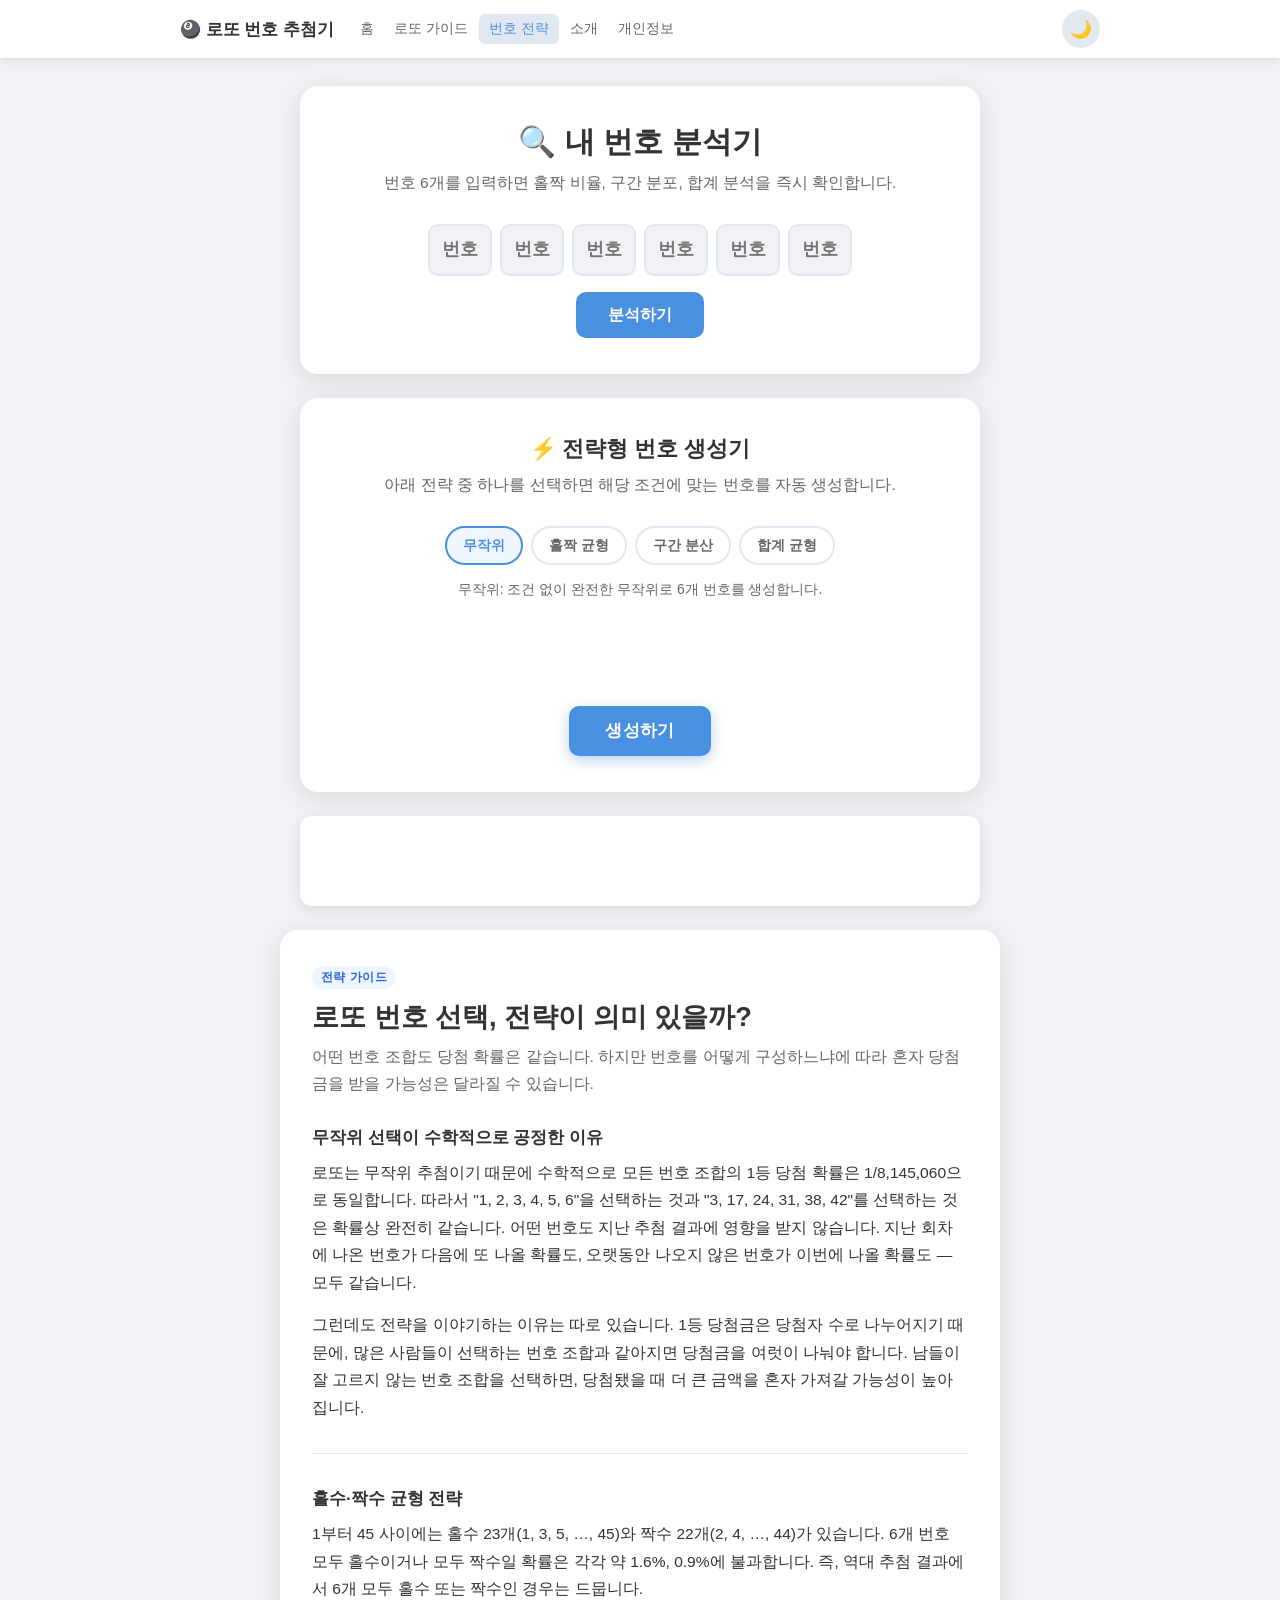
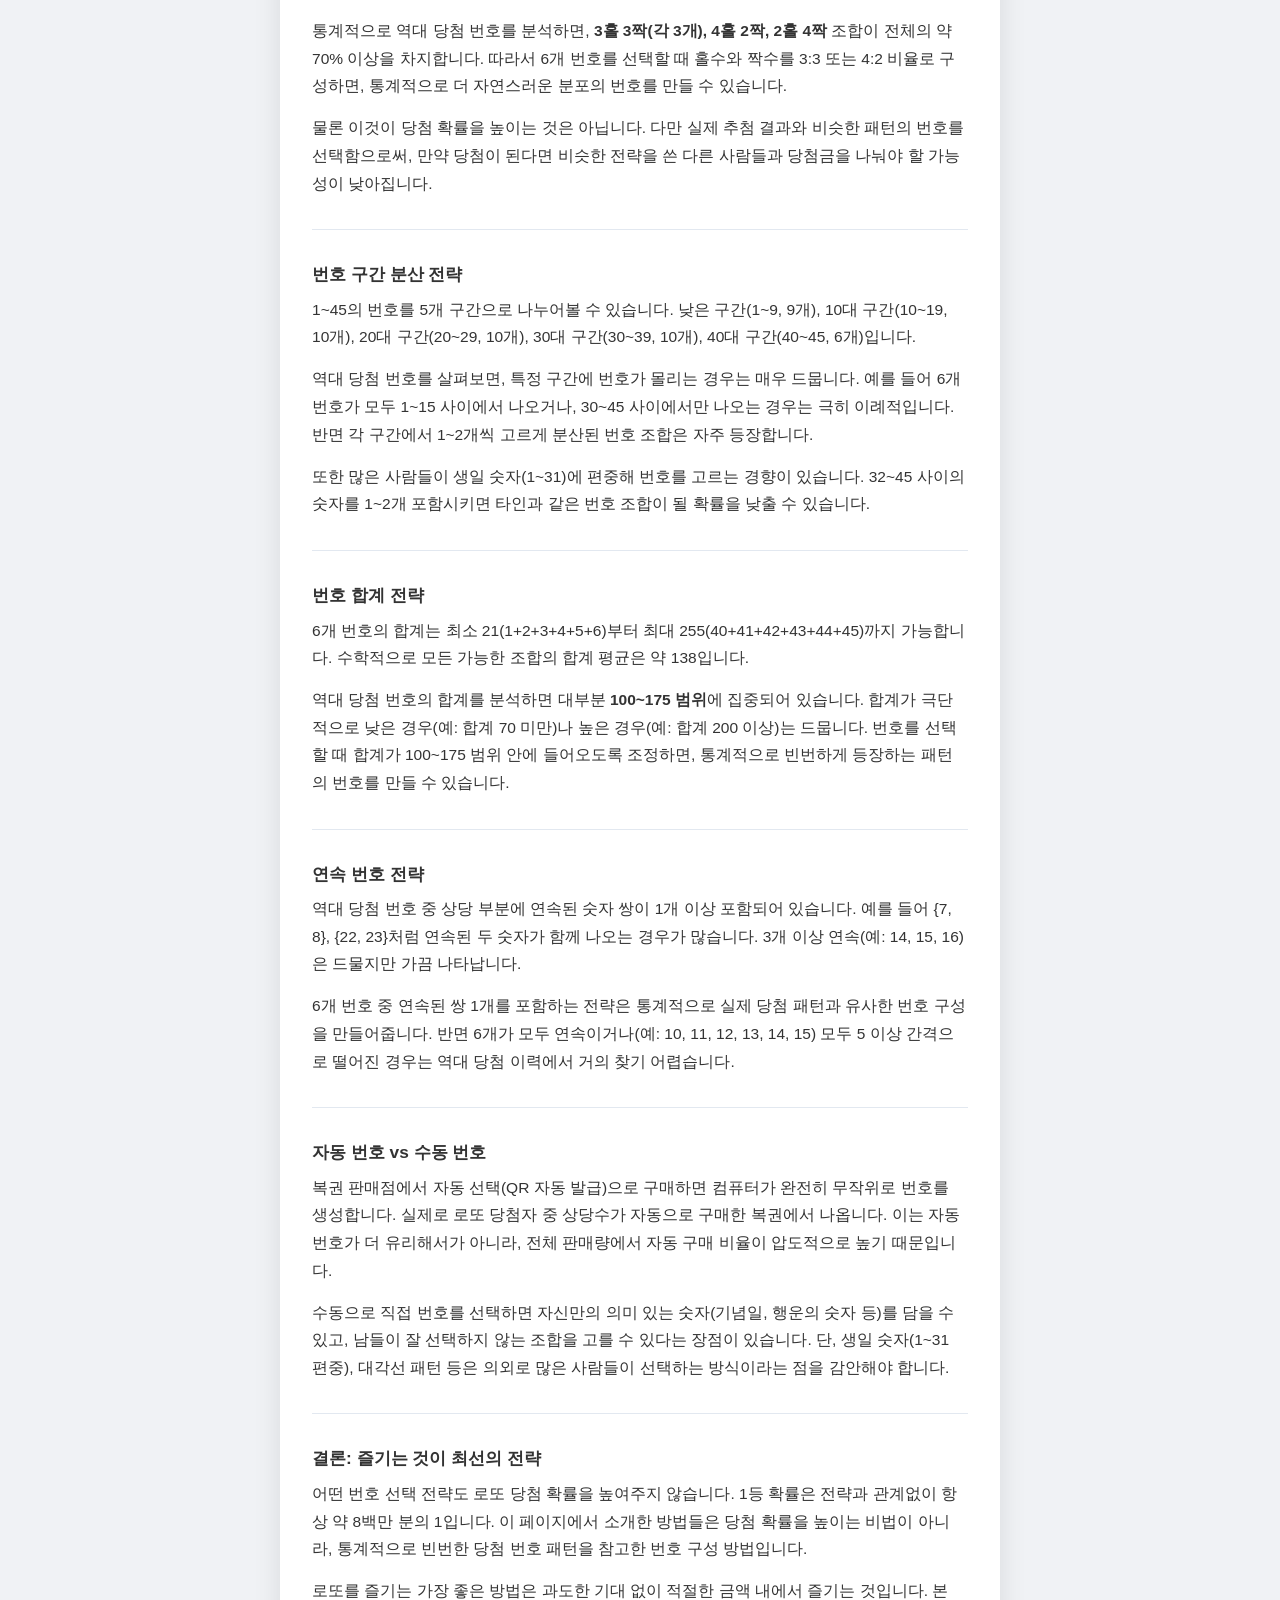
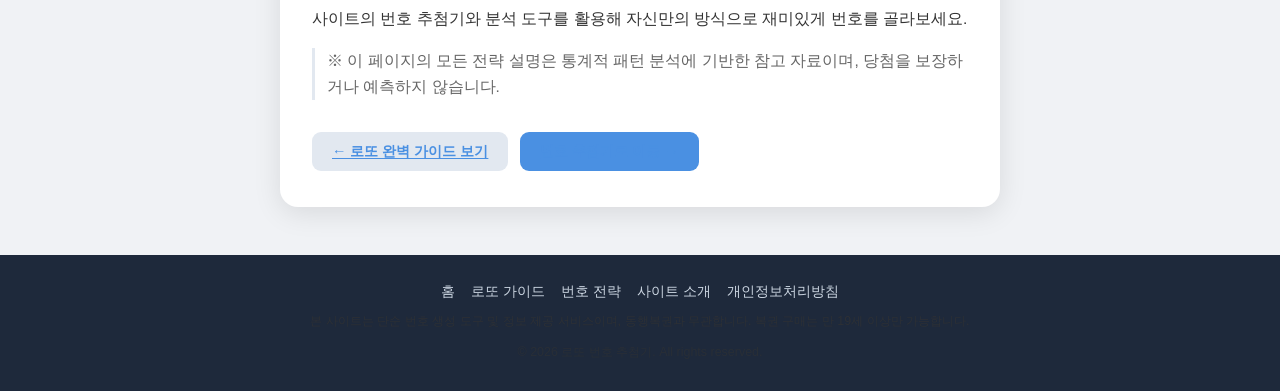
<file: strategy.html>
<!doctype html>
<html lang="ko">
<head>
  <!-- Google tag (gtag.js) -->
  <script async src="https://www.googletagmanager.com/gtag/js?id=G-WZ32FJZCZC"></script>
  <script>
    window.dataLayer = window.dataLayer || [];
    function gtag(){dataLayer.push(arguments);}
    gtag('js', new Date());

    gtag('config', 'G-WZ32FJZCZC');
  </script>
  <meta charset="UTF-8" />
  <meta name="viewport" content="width=device-width, initial-scale=1.0" />
  <meta name="description" content="로또 번호 선택 전략 완벽 가이드. 홀짝 균형, 구간 분산, 번호 합계 전략을 배우고 내 번호를 직접 분석해보세요. 스마트 번호 생성기도 제공합니다." />
  <meta name="keywords" content="로또번호전략,로또번호분석,홀짝균형,번호구간,로또합계전략,스마트번호생성" />
  <meta property="og:title" content="로또 번호 선택 전략 & 번호 분석기" />
  <meta property="og:description" content="홀짝 균형, 구간 분산, 합계 전략을 배우고 내 번호를 직접 분석해보세요." />
  <meta property="og:type" content="article" />
  <title>로또 번호 선택 전략 & 번호 분석기 | 로또 번호 추첨기</title>
  <link href="/style.css" rel="stylesheet" />
  <script async src="https://pagead2.googlesyndication.com/pagead/js/adsbygoogle.js?client=ca-pub-9408095057036591" crossorigin="anonymous"></script>
</head>
<body>
  <header class="site-header">
    <div class="header-inner">
      <a href="/" class="logo">🎱 로또 번호 추첨기</a>
      <nav class="site-nav" aria-label="주 메뉴">
        <a href="/" class="nav-link">홈</a>
        <a href="/guide.html" class="nav-link">로또 가이드</a>
        <a href="/strategy.html" class="nav-link active">번호 전략</a>
        <a href="/about.html" class="nav-link">소개</a>
        <a href="/privacy.html" class="nav-link">개인정보</a>
      </nav>
      <button id="theme-toggle" aria-label="테마 전환">🌙</button>
    </div>
  </header>

  <main class="main-content">

    <!-- 인터랙티브 번호 분석기 -->
    <section class="container tool-section" id="analyzer">
      <h1>🔍 내 번호 분석기</h1>
      <p class="subtitle">번호 6개를 입력하면 홀짝 비율, 구간 분포, 합계 분석을 즉시 확인합니다.</p>

      <div class="number-input-area">
        <div class="number-inputs" id="number-inputs">
          <input type="number" class="num-input" min="1" max="45" placeholder="번호" aria-label="번호 1" />
          <input type="number" class="num-input" min="1" max="45" placeholder="번호" aria-label="번호 2" />
          <input type="number" class="num-input" min="1" max="45" placeholder="번호" aria-label="번호 3" />
          <input type="number" class="num-input" min="1" max="45" placeholder="번호" aria-label="번호 4" />
          <input type="number" class="num-input" min="1" max="45" placeholder="번호" aria-label="번호 5" />
          <input type="number" class="num-input" min="1" max="45" placeholder="번호" aria-label="번호 6" />
        </div>
        <button id="analyze-btn" class="analyze-btn">분석하기</button>
      </div>

      <div class="analysis-result" id="analysis-result" hidden>
        <div class="result-grid">
          <div class="result-card">
            <div class="result-label">홀수 / 짝수</div>
            <div class="result-value" id="res-odd-even">-</div>
            <div class="result-rating" id="res-odd-even-rating"></div>
          </div>
          <div class="result-card">
            <div class="result-label">번호 합계</div>
            <div class="result-value" id="res-sum">-</div>
            <div class="result-rating" id="res-sum-rating"></div>
          </div>
          <div class="result-card">
            <div class="result-label">연속 번호</div>
            <div class="result-value" id="res-consec">-</div>
            <div class="result-rating" id="res-consec-rating"></div>
          </div>
        </div>
        <div class="zone-chart" id="zone-chart"></div>
        <p class="analysis-note" id="analysis-note"></p>
      </div>
    </section>

    <!-- 스마트 번호 생성기 -->
    <section class="container tool-section" id="smart-gen">
      <h2>⚡ 전략형 번호 생성기</h2>
      <p class="subtitle">아래 전략 중 하나를 선택하면 해당 조건에 맞는 번호를 자동 생성합니다.</p>

      <div class="strategy-buttons">
        <button class="strat-btn active" data-mode="random">무작위</button>
        <button class="strat-btn" data-mode="balanced">홀짝 균형</button>
        <button class="strat-btn" data-mode="zone">구간 분산</button>
        <button class="strat-btn" data-mode="sum">합계 균형</button>
      </div>

      <p class="strat-desc" id="strat-desc">무작위: 조건 없이 완전한 무작위로 6개 번호를 생성합니다.</p>

      <div class="lotto-numbers smart-numbers" id="smart-numbers" aria-live="polite"></div>
      <button id="smart-gen-btn">생성하기</button>

      <div class="smart-analysis" id="smart-analysis" hidden></div>
    </section>

    <div class="ad-banner">
      <ins class="adsbygoogle"
           style="display:block"
           data-ad-client="ca-pub-9408095057036591"
           data-ad-slot="auto"
           data-ad-format="auto"
           data-full-width-responsive="true"></ins>
      <script>(adsbygoogle = window.adsbygoogle || []).push({});</script>
    </div>

    <!-- 전략 가이드 콘텐츠 -->
    <article class="container guide-article" id="strategy-guide">

      <div class="article-header">
        <span class="article-badge">전략 가이드</span>
        <h2 style="font-size:1.7rem;">로또 번호 선택, 전략이 의미 있을까?</h2>
        <p class="article-lead">어떤 번호 조합도 당첨 확률은 같습니다. 하지만 번호를 어떻게 구성하느냐에 따라 혼자 당첨금을 받을 가능성은 달라질 수 있습니다.</p>
      </div>

      <section id="s1">
        <h3>무작위 선택이 수학적으로 공정한 이유</h3>
        <p>로또는 무작위 추첨이기 때문에 수학적으로 모든 번호 조합의 1등 당첨 확률은 1/8,145,060으로 동일합니다. 따라서 "1, 2, 3, 4, 5, 6"을 선택하는 것과 "3, 17, 24, 31, 38, 42"를 선택하는 것은 확률상 완전히 같습니다. 어떤 번호도 지난 추첨 결과에 영향을 받지 않습니다. 지난 회차에 나온 번호가 다음에 또 나올 확률도, 오랫동안 나오지 않은 번호가 이번에 나올 확률도 — 모두 같습니다.</p>
        <p>그런데도 전략을 이야기하는 이유는 따로 있습니다. 1등 당첨금은 당첨자 수로 나누어지기 때문에, 많은 사람들이 선택하는 번호 조합과 같아지면 당첨금을 여럿이 나눠야 합니다. 남들이 잘 고르지 않는 번호 조합을 선택하면, 당첨됐을 때 더 큰 금액을 혼자 가져갈 가능성이 높아집니다.</p>
      </section>

      <section id="s2">
        <h3>홀수·짝수 균형 전략</h3>
        <p>1부터 45 사이에는 홀수 23개(1, 3, 5, …, 45)와 짝수 22개(2, 4, …, 44)가 있습니다. 6개 번호 모두 홀수이거나 모두 짝수일 확률은 각각 약 1.6%, 0.9%에 불과합니다. 즉, 역대 추첨 결과에서 6개 모두 홀수 또는 짝수인 경우는 드뭅니다.</p>
        <p>통계적으로 역대 당첨 번호를 분석하면, <strong>3홀 3짝(각 3개), 4홀 2짝, 2홀 4짝</strong> 조합이 전체의 약 70% 이상을 차지합니다. 따라서 6개 번호를 선택할 때 홀수와 짝수를 3:3 또는 4:2 비율로 구성하면, 통계적으로 더 자연스러운 분포의 번호를 만들 수 있습니다.</p>
        <p>물론 이것이 당첨 확률을 높이는 것은 아닙니다. 다만 실제 추첨 결과와 비슷한 패턴의 번호를 선택함으로써, 만약 당첨이 된다면 비슷한 전략을 쓴 다른 사람들과 당첨금을 나눠야 할 가능성이 낮아집니다.</p>
      </section>

      <section id="s3">
        <h3>번호 구간 분산 전략</h3>
        <p>1~45의 번호를 5개 구간으로 나누어볼 수 있습니다. 낮은 구간(1~9, 9개), 10대 구간(10~19, 10개), 20대 구간(20~29, 10개), 30대 구간(30~39, 10개), 40대 구간(40~45, 6개)입니다.</p>
        <p>역대 당첨 번호를 살펴보면, 특정 구간에 번호가 몰리는 경우는 매우 드뭅니다. 예를 들어 6개 번호가 모두 1~15 사이에서 나오거나, 30~45 사이에서만 나오는 경우는 극히 이례적입니다. 반면 각 구간에서 1~2개씩 고르게 분산된 번호 조합은 자주 등장합니다.</p>
        <p>또한 많은 사람들이 생일 숫자(1~31)에 편중해 번호를 고르는 경향이 있습니다. 32~45 사이의 숫자를 1~2개 포함시키면 타인과 같은 번호 조합이 될 확률을 낮출 수 있습니다.</p>
      </section>

      <section id="s4">
        <h3>번호 합계 전략</h3>
        <p>6개 번호의 합계는 최소 21(1+2+3+4+5+6)부터 최대 255(40+41+42+43+44+45)까지 가능합니다. 수학적으로 모든 가능한 조합의 합계 평균은 약 138입니다.</p>
        <p>역대 당첨 번호의 합계를 분석하면 대부분 <strong>100~175 범위</strong>에 집중되어 있습니다. 합계가 극단적으로 낮은 경우(예: 합계 70 미만)나 높은 경우(예: 합계 200 이상)는 드뭅니다. 번호를 선택할 때 합계가 100~175 범위 안에 들어오도록 조정하면, 통계적으로 빈번하게 등장하는 패턴의 번호를 만들 수 있습니다.</p>
      </section>

      <section id="s5">
        <h3>연속 번호 전략</h3>
        <p>역대 당첨 번호 중 상당 부분에 연속된 숫자 쌍이 1개 이상 포함되어 있습니다. 예를 들어 {7, 8}, {22, 23}처럼 연속된 두 숫자가 함께 나오는 경우가 많습니다. 3개 이상 연속(예: 14, 15, 16)은 드물지만 가끔 나타납니다.</p>
        <p>6개 번호 중 연속된 쌍 1개를 포함하는 전략은 통계적으로 실제 당첨 패턴과 유사한 번호 구성을 만들어줍니다. 반면 6개가 모두 연속이거나(예: 10, 11, 12, 13, 14, 15) 모두 5 이상 간격으로 떨어진 경우는 역대 당첨 이력에서 거의 찾기 어렵습니다.</p>
      </section>

      <section id="s6">
        <h3>자동 번호 vs 수동 번호</h3>
        <p>복권 판매점에서 자동 선택(QR 자동 발급)으로 구매하면 컴퓨터가 완전히 무작위로 번호를 생성합니다. 실제로 로또 당첨자 중 상당수가 자동으로 구매한 복권에서 나옵니다. 이는 자동 번호가 더 유리해서가 아니라, 전체 판매량에서 자동 구매 비율이 압도적으로 높기 때문입니다.</p>
        <p>수동으로 직접 번호를 선택하면 자신만의 의미 있는 숫자(기념일, 행운의 숫자 등)를 담을 수 있고, 남들이 잘 선택하지 않는 조합을 고를 수 있다는 장점이 있습니다. 단, 생일 숫자(1~31 편중), 대각선 패턴 등은 의외로 많은 사람들이 선택하는 방식이라는 점을 감안해야 합니다.</p>
      </section>

      <section id="s7">
        <h3>결론: 즐기는 것이 최선의 전략</h3>
        <p>어떤 번호 선택 전략도 로또 당첨 확률을 높여주지 않습니다. 1등 확률은 전략과 관계없이 항상 약 8백만 분의 1입니다. 이 페이지에서 소개한 방법들은 당첨 확률을 높이는 비법이 아니라, 통계적으로 빈번한 당첨 번호 패턴을 참고한 번호 구성 방법입니다.</p>
        <p>로또를 즐기는 가장 좋은 방법은 과도한 기대 없이 적절한 금액 내에서 즐기는 것입니다. 본 사이트의 번호 추첨기와 분석 도구를 활용해 자신만의 방식으로 재미있게 번호를 골라보세요.</p>
        <p class="disclaimer">※ 이 페이지의 모든 전략 설명은 통계적 패턴 분석에 기반한 참고 자료이며, 당첨을 보장하거나 예측하지 않습니다.</p>
      </section>

      <div class="article-footer-nav">
        <a href="/guide.html" class="btn-secondary">← 로또 완벽 가이드 보기</a>
        <a href="/" class="btn-primary">번호 추첨기로 이동 →</a>
      </div>

    </article>

  </main>

  <footer class="site-footer">
    <div class="footer-inner">
      <div class="footer-links">
        <a href="/">홈</a>
        <a href="/guide.html">로또 가이드</a>
        <a href="/strategy.html">번호 전략</a>
        <a href="/about.html">사이트 소개</a>
        <a href="/privacy.html">개인정보처리방침</a>
      </div>
      <p class="footer-notice">본 사이트는 단순 번호 생성 도구 및 정보 제공 서비스이며, 동행복권과 무관합니다. 복권 구매는 만 19세 이상만 가능합니다.</p>
      <p class="footer-copyright">© 2026 로또 번호 추첨기. All rights reserved.</p>
    </div>
  </footer>

  <script defer src="/main.js"></script>
</body>
</html>
</file>
<file: style.css>
:root {
  --primary-color: #4a90e2;
  --background-color: #f0f2f5;
  --card-bg: #ffffff;
  --text-color: #333333;
  --subtitle-color: #666666;
  --shadow-color: rgba(0, 0, 0, 0.1);
  --btn-hover: #357abd;
  --toggle-bg: #e2e8f0;
  --toggle-color: #333333;
  --header-bg: #ffffff;
  --footer-bg: #1e293b;
  --footer-text: #cbd5e1;
  --border-color: #e2e8f0;
  --table-head-bg: #f8fafc;
  --faq-hover: #f8fafc;
  --code-bg: #f1f5f9;
  --badge-bg: #eff6ff;
  --badge-color: #2563eb;
}

body.dark {
  --primary-color: #60a5fa;
  --background-color: #0f172a;
  --card-bg: #1e293b;
  --text-color: #f1f5f9;
  --subtitle-color: #94a3b8;
  --shadow-color: rgba(0, 0, 0, 0.4);
  --btn-hover: #3b82f6;
  --toggle-bg: #334155;
  --toggle-color: #f1f5f9;
  --header-bg: #1e293b;
  --footer-bg: #0f172a;
  --footer-text: #94a3b8;
  --border-color: #334155;
  --table-head-bg: #0f172a;
  --faq-hover: #0f172a;
  --code-bg: #0f172a;
  --badge-bg: #1e3a5f;
  --badge-color: #93c5fd;
}

* {
  box-sizing: border-box;
  transition: background-color 0.3s, color 0.3s, border-color 0.3s;
}

body {
  font-family: -apple-system, BlinkMacSystemFont, 'Segoe UI', Roboto, Helvetica, Arial, sans-serif;
  background-color: var(--background-color);
  margin: 0;
  padding: 0;
  min-height: 100vh;
  color: var(--text-color);
  display: flex;
  flex-direction: column;
}

/* ── Header ─────────────────────────────────────────── */
.site-header {
  position: sticky;
  top: 0;
  z-index: 200;
  background: var(--header-bg);
  box-shadow: 0 2px 8px var(--shadow-color);
  width: 100%;
}

.header-inner {
  max-width: 960px;
  margin: 0 auto;
  padding: 0 1.25rem;
  height: 58px;
  display: flex;
  align-items: center;
  gap: 0.5rem;
}

.logo {
  font-size: 1.05rem;
  font-weight: 700;
  color: var(--text-color);
  text-decoration: none;
  white-space: nowrap;
  flex-shrink: 0;
  margin-right: 0.5rem;
}
.logo:hover { color: var(--primary-color); }

.site-nav {
  display: flex;
  gap: 0.1rem;
  flex: 1;
  overflow: hidden;
}

.nav-link {
  font-size: 0.87rem;
  font-weight: 500;
  color: var(--subtitle-color);
  text-decoration: none;
  padding: 0.35rem 0.6rem;
  border-radius: 6px;
  white-space: nowrap;
}
.nav-link:hover, .nav-link.active {
  color: var(--primary-color);
  background: var(--toggle-bg);
}

#theme-toggle {
  background: var(--toggle-bg);
  color: var(--toggle-color);
  border: none;
  border-radius: 50%;
  width: 38px;
  height: 38px;
  font-size: 1.1rem;
  cursor: pointer;
  display: flex;
  align-items: center;
  justify-content: center;
  flex-shrink: 0;
  transition: transform 0.2s;
}
#theme-toggle:hover { transform: scale(1.1); }

/* ── Layout ──────────────────────────────────────────── */
.main-content {
  flex: 1;
  display: flex;
  flex-direction: column;
  align-items: center;
  gap: 1.5rem;
  padding: 1.75rem 1rem 3rem;
}

.container {
  background: var(--card-bg);
  padding: 2.25rem 2rem;
  border-radius: 18px;
  box-shadow: 0 6px 28px var(--shadow-color);
  max-width: 680px;
  width: 100%;
}

/* ── Typography ──────────────────────────────────────── */
h1 {
  color: var(--text-color);
  font-size: 1.9rem;
  margin: 0 0 0.5rem;
  font-weight: 700;
  text-align: center;
}
h2 {
  font-size: 1.35rem;
  font-weight: 700;
  margin: 0 0 0.6rem;
  color: var(--text-color);
}
h3 {
  font-size: 1.08rem;
  font-weight: 600;
  margin: 1.5rem 0 0.6rem;
  color: var(--text-color);
}
p {
  line-height: 1.78;
  margin: 0 0 0.9rem;
  color: var(--text-color);
}
p:last-child { margin-bottom: 0; }

.subtitle {
  color: var(--subtitle-color);
  font-size: 0.97rem;
  margin: 0 0 1.75rem;
  text-align: center;
  line-height: 1.6;
}

/* ── Lotto tool ──────────────────────────────────────── */
.tool-section { text-align: center; }

.lotto-numbers {
  display: flex;
  justify-content: center;
  flex-wrap: wrap;
  gap: 0.75rem;
  margin: 1.75rem 0;
  min-height: 68px;
  align-items: center;
}

.lotto-ball {
  width: 62px;
  height: 62px;
  border-radius: 50%;
  display: flex;
  justify-content: center;
  align-items: center;
  font-size: 1.35rem;
  font-weight: 700;
  color: #fff;
  box-shadow: 0 4px 12px rgba(0,0,0,0.25);
  animation: popIn 0.4s ease backwards;
}

@keyframes popIn {
  from { transform: scale(0); opacity: 0; }
  to   { transform: scale(1); opacity: 1; }
}

#generate-btn, #smart-gen-btn {
  background-color: var(--primary-color);
  color: #fff;
  font-size: 1.05rem;
  font-weight: 600;
  padding: 0.85rem 2.25rem;
  border: none;
  border-radius: 10px;
  cursor: pointer;
  transition: background-color 0.2s, transform 0.1s, box-shadow 0.2s;
  box-shadow: 0 4px 14px rgba(74,144,226,0.4);
  letter-spacing: 0.02em;
}
#generate-btn:hover, #smart-gen-btn:hover {
  background-color: var(--btn-hover);
  box-shadow: 0 6px 18px rgba(74,144,226,0.5);
}
#generate-btn:active, #smart-gen-btn:active { transform: scale(0.97); }

/* ── History ─────────────────────────────────────────── */
.history-section h2 { margin-bottom: 0.4rem; }

.history-list {
  list-style: none;
  margin: 1rem 0 0;
  padding: 0;
  display: flex;
  flex-direction: column;
  gap: 0.5rem;
}

.history-empty {
  color: var(--subtitle-color);
  font-size: 0.93rem;
  text-align: center;
  padding: 1rem 0;
}

.history-item {
  display: flex;
  align-items: center;
  gap: 0.7rem;
  padding: 0.6rem 0.85rem;
  background: var(--background-color);
  border-radius: 9px;
  flex-wrap: wrap;
}

.history-no {
  font-size: 0.78rem;
  font-weight: 700;
  color: var(--primary-color);
  min-width: 26px;
}
.history-date {
  font-size: 0.8rem;
  color: var(--subtitle-color);
  min-width: 88px;
}
.history-numbers { display: flex; gap: 0.35rem; flex-wrap: wrap; }
.history-ball {
  width: 32px; height: 32px;
  border-radius: 50%;
  display: inline-flex; align-items: center; justify-content: center;
  font-size: 0.78rem; font-weight: 700; color: #fff;
  box-shadow: 0 2px 5px rgba(0,0,0,0.2);
}

/* ── Content hub ─────────────────────────────────────── */
.content-hub h2 { text-align: center; }
.content-hub .subtitle { margin-bottom: 1.25rem; }

.hub-cards {
  display: grid;
  grid-template-columns: 1fr 1fr;
  gap: 1rem;
  margin-top: 0.75rem;
}

.hub-card {
  display: flex;
  flex-direction: column;
  gap: 0.5rem;
  padding: 1.25rem;
  background: var(--background-color);
  border: 1px solid var(--border-color);
  border-radius: 14px;
  text-decoration: none;
  color: var(--text-color);
  transition: border-color 0.2s, box-shadow 0.2s, transform 0.15s;
}
.hub-card:hover {
  border-color: var(--primary-color);
  box-shadow: 0 4px 16px rgba(74,144,226,0.18);
  transform: translateY(-2px);
}
.hub-icon { font-size: 1.8rem; }
.hub-card h3 {
  font-size: 1rem;
  font-weight: 700;
  margin: 0;
  color: var(--text-color);
}
.hub-card p {
  font-size: 0.86rem;
  color: var(--subtitle-color);
  line-height: 1.55;
  margin: 0;
  flex: 1;
}
.hub-link {
  font-size: 0.85rem;
  font-weight: 600;
  color: var(--primary-color);
  margin-top: 0.25rem;
}

/* ── Quick facts ─────────────────────────────────────── */
.quick-facts {
  display: grid;
  grid-template-columns: 1fr 1fr;
  gap: 0.6rem;
  margin: 1rem 0 1.5rem;
}
.fact-item {
  background: var(--background-color);
  border-radius: 9px;
  padding: 0.6rem 0.9rem;
  display: flex;
  flex-direction: column;
  gap: 0.15rem;
}
.fact-label {
  font-size: 0.75rem;
  color: var(--subtitle-color);
  font-weight: 600;
  text-transform: uppercase;
  letter-spacing: 0.04em;
}
.fact-value {
  font-size: 0.9rem;
  font-weight: 600;
  color: var(--text-color);
}

/* ── Article / Guide ─────────────────────────────────── */
.guide-article { max-width: 720px; }

.article-header { margin-bottom: 1.75rem; }
.article-header h1 { text-align: left; font-size: 1.75rem; margin-bottom: 0.6rem; }
.article-header h2 { text-align: left; }

.article-badge {
  display: inline-block;
  background: var(--badge-bg);
  color: var(--badge-color);
  font-size: 0.78rem;
  font-weight: 700;
  padding: 0.25em 0.7em;
  border-radius: 20px;
  margin-bottom: 0.6rem;
  letter-spacing: 0.04em;
}

.article-lead {
  font-size: 1.05rem;
  color: var(--subtitle-color);
  line-height: 1.7;
  margin: 0.6rem 0 0;
}

.last-updated {
  font-size: 0.82rem;
  color: var(--subtitle-color);
  margin: 0.5rem 0 0;
}

.toc {
  background: var(--background-color);
  border-radius: 12px;
  padding: 1.1rem 1.3rem;
  margin-bottom: 2rem;
  border-left: 3px solid var(--primary-color);
}
.toc-title {
  font-weight: 700;
  font-size: 0.93rem;
  margin: 0 0 0.6rem;
  color: var(--text-color);
}
.toc ol {
  margin: 0;
  padding-left: 1.3rem;
  display: flex;
  flex-direction: column;
  gap: 0.3rem;
}
.toc li { font-size: 0.9rem; }
.toc a {
  color: var(--primary-color);
  text-decoration: none;
}
.toc a:hover { text-decoration: underline; }

.guide-article section {
  margin-bottom: 2rem;
  padding-bottom: 2rem;
  border-bottom: 1px solid var(--border-color);
}
.guide-article section:last-of-type { border-bottom: none; padding-bottom: 0; }
.guide-article section h2 { font-size: 1.25rem; margin-bottom: 0.8rem; }
.guide-article section h3 { margin-top: 1.25rem; }
.guide-article p { font-size: 0.97rem; }

.guide-article ul,
.guide-article ol {
  padding-left: 1.4rem;
  margin: 0.5rem 0 1rem;
  line-height: 1.8;
}
.guide-article li { margin-bottom: 0.3rem; font-size: 0.97rem; }
.guide-article a {
  color: var(--primary-color);
  text-decoration: underline;
  text-underline-offset: 2px;
}

.table-note {
  font-size: 0.82rem;
  color: var(--subtitle-color);
  margin-top: 0.6rem;
}

.step-list {
  padding-left: 1.25rem;
  margin: 0.75rem 0;
  counter-reset: step;
}
.step-list > li {
  margin-bottom: 0.8rem;
  font-size: 0.97rem;
  line-height: 1.7;
}

/* ── Info cards (guide page) ─────────────────────────── */
.info-cards {
  display: flex;
  flex-direction: column;
  gap: 0.75rem;
  margin: 1rem 0;
}
.info-card {
  border: 1px solid var(--border-color);
  border-radius: 10px;
  overflow: hidden;
}
.info-card-header {
  padding: 0.55rem 1rem;
  font-size: 0.88rem;
  font-weight: 700;
  color: #fff;
}
.rank-5-bg { background: var(--primary-color); }
.rank-4-bg { background: #22c55e; }
.rank-3-bg { background: #eab308; color: #1a1a1a; }
.info-card p {
  margin: 0;
  padding: 0.75rem 1rem;
  font-size: 0.9rem;
  line-height: 1.65;
}

/* ── Tax table ───────────────────────────────────────── */
.tax-table-wrapper {
  display: flex;
  flex-direction: column;
  gap: 0.5rem;
  margin: 1rem 0;
}
.tax-row {
  display: grid;
  grid-template-columns: 2fr 0.8fr 2fr;
  align-items: center;
  gap: 0.75rem;
  padding: 0.75rem 1rem;
  background: var(--background-color);
  border-radius: 9px;
  border: 1px solid var(--border-color);
}
.tax-range { font-size: 0.9rem; font-weight: 600; color: var(--text-color); }
.tax-rate {
  font-size: 1.1rem;
  font-weight: 700;
  color: var(--primary-color);
  text-align: center;
}
.tax-rate.non-taxable { color: #22c55e; }
.tax-rate.high-tax { color: #ef4444; }
.tax-desc { font-size: 0.83rem; color: var(--subtitle-color); }

/* ── Table (prize table) ─────────────────────────────── */
.table-wrapper {
  overflow-x: auto;
  border-radius: 10px;
  border: 1px solid var(--border-color);
  margin: 0.75rem 0;
}
.prize-table {
  width: 100%;
  border-collapse: collapse;
  font-size: 0.9rem;
}
.prize-table th {
  background: var(--table-head-bg);
  padding: 0.7rem 1rem;
  text-align: left;
  font-weight: 600;
  color: var(--subtitle-color);
  font-size: 0.8rem;
  text-transform: uppercase;
  letter-spacing: 0.04em;
  border-bottom: 1px solid var(--border-color);
}
.prize-table td {
  padding: 0.7rem 1rem;
  border-bottom: 1px solid var(--border-color);
  color: var(--text-color);
  font-size: 0.9rem;
}
.prize-table tbody tr:last-child td { border-bottom: none; }
.prize-table tbody tr:hover { background: var(--faq-hover); }

.rank-1 td:first-child, .rank-1 td:first-child strong { color: #ef4444; }
.rank-2 td:first-child, .rank-2 td:first-child strong { color: #f97316; }
.rank-3 td:first-child, .rank-3 td:first-child strong { color: #eab308; }
.rank-4 td:first-child, .rank-4 td:first-child strong { color: #22c55e; }
.rank-5 td:first-child, .rank-5 td:first-child strong { color: var(--primary-color); }

/* ── FAQ ─────────────────────────────────────────────── */
.faq-section h2 { margin-bottom: 1rem; }
.faq-list { display: flex; flex-direction: column; gap: 0.5rem; }
.faq-item { border: 1px solid var(--border-color); border-radius: 10px; overflow: hidden; }
.faq-question {
  width: 100%;
  background: none;
  border: none;
  padding: 0.95rem 1.1rem;
  display: flex;
  align-items: center;
  justify-content: space-between;
  gap: 0.75rem;
  cursor: pointer;
  font-size: 0.95rem;
  font-weight: 600;
  color: var(--text-color);
  text-align: left;
  transition: background 0.15s;
}
.faq-question:hover { background: var(--faq-hover); }
.faq-icon {
  font-size: 1.25rem;
  font-weight: 400;
  color: var(--primary-color);
  flex-shrink: 0;
  transition: transform 0.2s;
}
.faq-question[aria-expanded="true"] .faq-icon { transform: rotate(45deg); }
.faq-answer {
  max-height: 0;
  overflow: hidden;
  transition: max-height 0.3s ease;
}
.faq-answer p {
  padding: 0 1.1rem 0.9rem;
  font-size: 0.9rem;
  color: var(--subtitle-color);
  margin: 0;
  line-height: 1.7;
}
.faq-answer a { color: var(--primary-color); }

/* ── Article footer nav ──────────────────────────────── */
.article-footer-nav {
  display: flex;
  gap: 0.75rem;
  margin-top: 2rem;
  flex-wrap: wrap;
}
.btn-primary {
  background: var(--primary-color);
  color: #fff;
  padding: 0.65rem 1.25rem;
  border-radius: 9px;
  text-decoration: none;
  font-size: 0.9rem;
  font-weight: 600;
  transition: background 0.2s;
}
.btn-primary:hover { background: var(--btn-hover); }
.btn-secondary {
  background: var(--toggle-bg);
  color: var(--text-color);
  padding: 0.65rem 1.25rem;
  border-radius: 9px;
  text-decoration: none;
  font-size: 0.9rem;
  font-weight: 600;
  transition: background 0.2s;
}
.btn-secondary:hover { background: var(--border-color); }

/* ── Strategy page tools ─────────────────────────────── */
.number-input-area {
  display: flex;
  flex-direction: column;
  align-items: center;
  gap: 1rem;
  margin-top: 1rem;
}
.number-inputs {
  display: flex;
  gap: 0.5rem;
  flex-wrap: wrap;
  justify-content: center;
}
.num-input {
  width: 64px;
  height: 52px;
  text-align: center;
  font-size: 1.1rem;
  font-weight: 700;
  border: 2px solid var(--border-color);
  border-radius: 10px;
  background: var(--background-color);
  color: var(--text-color);
  outline: none;
  transition: border-color 0.2s;
  -moz-appearance: textfield;
}
.num-input::-webkit-outer-spin-button,
.num-input::-webkit-inner-spin-button { -webkit-appearance: none; }
.num-input:focus { border-color: var(--primary-color); }

.analyze-btn {
  background: var(--primary-color);
  color: #fff;
  border: none;
  border-radius: 10px;
  padding: 0.8rem 2rem;
  font-size: 1rem;
  font-weight: 600;
  cursor: pointer;
  transition: background 0.2s;
}
.analyze-btn:hover { background: var(--btn-hover); }

.analysis-result {
  margin-top: 1.25rem;
  width: 100%;
}
.result-grid {
  display: grid;
  grid-template-columns: repeat(3, 1fr);
  gap: 0.75rem;
  margin-bottom: 1rem;
}
.result-card {
  background: var(--background-color);
  border-radius: 11px;
  padding: 0.9rem 0.75rem;
  text-align: center;
  border: 1px solid var(--border-color);
}
.result-label { font-size: 0.78rem; color: var(--subtitle-color); font-weight: 600; margin-bottom: 0.3rem; }
.result-value { font-size: 1.15rem; font-weight: 700; color: var(--text-color); }
.result-rating { font-size: 0.78rem; margin-top: 0.3rem; font-weight: 600; }
.rating-good { color: #22c55e; }
.rating-ok { color: #f59e0b; }
.rating-check { color: #ef4444; }

.zone-chart {
  background: var(--background-color);
  border-radius: 11px;
  padding: 1rem;
  border: 1px solid var(--border-color);
  margin-bottom: 0.75rem;
}
.zone-row {
  display: flex;
  align-items: center;
  gap: 0.75rem;
  margin-bottom: 0.5rem;
}
.zone-row:last-child { margin-bottom: 0; }
.zone-label { font-size: 0.8rem; color: var(--subtitle-color); font-weight: 600; width: 70px; flex-shrink: 0; }
.zone-bar-track {
  flex: 1;
  height: 10px;
  background: var(--border-color);
  border-radius: 5px;
  overflow: hidden;
}
.zone-bar-fill {
  height: 100%;
  background: var(--primary-color);
  border-radius: 5px;
  transition: width 0.4s ease;
}
.zone-count { font-size: 0.82rem; font-weight: 700; color: var(--text-color); width: 20px; text-align: right; }

.analysis-note {
  font-size: 0.88rem;
  color: var(--subtitle-color);
  background: var(--background-color);
  border-radius: 9px;
  padding: 0.75rem 1rem;
  border-left: 3px solid var(--primary-color);
  line-height: 1.6;
  margin: 0;
}

.strategy-buttons {
  display: flex;
  gap: 0.5rem;
  flex-wrap: wrap;
  justify-content: center;
  margin-bottom: 0.75rem;
}
.strat-btn {
  padding: 0.5rem 1rem;
  border: 2px solid var(--border-color);
  border-radius: 20px;
  background: none;
  color: var(--subtitle-color);
  font-size: 0.88rem;
  font-weight: 600;
  cursor: pointer;
  transition: all 0.15s;
}
.strat-btn:hover, .strat-btn.active {
  border-color: var(--primary-color);
  color: var(--primary-color);
  background: var(--badge-bg);
}
.strat-desc {
  font-size: 0.87rem;
  color: var(--subtitle-color);
  text-align: center;
  margin: 0 0 0.75rem;
  min-height: 2.5em;
}
.smart-numbers { min-height: 62px; margin: 1rem 0; }
.smart-analysis {
  margin-top: 0.75rem;
  font-size: 0.88rem;
  color: var(--subtitle-color);
  background: var(--background-color);
  border-radius: 9px;
  padding: 0.75rem 1rem;
  text-align: center;
  line-height: 1.6;
}

/* ── Contact form ────────────────────────────────────── */
.contact-container { text-align: left; }
.contact-container h2, .contact-container .subtitle { text-align: left; }
.contact-container .subtitle { margin-bottom: 1.25rem; }
.form-group { display: flex; flex-direction: column; gap: 0.35rem; margin-bottom: 1rem; }
.form-group label { font-size: 0.88rem; font-weight: 600; color: var(--text-color); }
.form-group input,
.form-group textarea {
  background: var(--background-color);
  color: var(--text-color);
  border: 1.5px solid var(--border-color);
  border-radius: 8px;
  padding: 0.6rem 0.85rem;
  font-size: 0.97rem;
  font-family: inherit;
  outline: none;
  transition: border-color 0.2s, box-shadow 0.2s;
  resize: vertical;
}
.form-group input:focus,
.form-group textarea:focus {
  border-color: var(--primary-color);
  box-shadow: 0 0 0 3px rgba(74,144,226,0.15);
}
.submit-btn {
  width: 100%;
  background-color: var(--primary-color);
  color: #fff;
  font-size: 1rem;
  font-weight: 600;
  padding: 0.8rem;
  border: none;
  border-radius: 9px;
  cursor: pointer;
  transition: background-color 0.2s, transform 0.1s;
  margin-top: 0.35rem;
}
.submit-btn:hover { background-color: var(--btn-hover); }
.submit-btn:active { transform: scale(0.98); }
#form-status {
  text-align: center;
  font-size: 0.92rem;
  margin: 0.75rem 0 0;
  min-height: 1.2em;
  font-weight: 500;
}
#form-status.success { color: #22c55e; }
#form-status.error   { color: #ef4444; }

/* ── AdSense ─────────────────────────────────────────── */
.ad-banner {
  width: 100%;
  max-width: 680px;
  min-height: 90px;
  background: var(--card-bg);
  border-radius: 12px;
  overflow: hidden;
  box-shadow: 0 4px 14px var(--shadow-color);
}

/* ── Disqus ──────────────────────────────────────────── */
.disqus-container { text-align: left; }
#disqus_thread { color: var(--text-color); }

/* ── About / Privacy pages ───────────────────────────── */
.article-section h1 { text-align: left; font-size: 1.65rem; margin-bottom: 0.4rem; }
.article-section ul,
.article-section ol { padding-left: 1.4rem; margin: 0.5rem 0 1rem; line-height: 1.8; }
.article-section li { margin-bottom: 0.3rem; font-size: 0.96rem; }
.article-section a { color: var(--primary-color); text-decoration: underline; text-underline-offset: 2px; }

code {
  background: var(--code-bg);
  padding: 0.15em 0.4em;
  border-radius: 4px;
  font-size: 0.87em;
  font-family: 'SFMono-Regular', Consolas, monospace;
}

.disclaimer {
  font-size: 0.85rem;
  color: var(--subtitle-color);
  border-left: 3px solid var(--border-color);
  padding-left: 0.75rem;
  margin-top: 1rem;
  line-height: 1.65;
}

/* ── Footer ──────────────────────────────────────────── */
.site-footer {
  background: var(--footer-bg);
  color: var(--footer-text);
  width: 100%;
  margin-top: auto;
}
.footer-inner {
  max-width: 960px;
  margin: 0 auto;
  padding: 1.75rem 1.25rem;
  display: flex;
  flex-direction: column;
  gap: 0.65rem;
  align-items: center;
  text-align: center;
}
.footer-links {
  display: flex;
  gap: 1rem;
  flex-wrap: wrap;
  justify-content: center;
}
.footer-links a {
  color: var(--footer-text);
  text-decoration: none;
  font-size: 0.87rem;
  transition: color 0.2s;
}
.footer-links a:hover { color: var(--primary-color); }
.footer-notice { font-size: 0.78rem; opacity: 0.7; margin: 0; line-height: 1.5; }
.footer-copyright { font-size: 0.78rem; opacity: 0.5; margin: 0; }

/* ── Responsive ──────────────────────────────────────── */
@media (max-width: 680px) {
  .container { padding: 1.6rem 1.2rem; border-radius: 14px; }
  h1 { font-size: 1.5rem; }
  .hub-cards { grid-template-columns: 1fr; }
  .quick-facts { grid-template-columns: 1fr; }
  .result-grid { grid-template-columns: 1fr 1fr 1fr; gap: 0.5rem; }
  .tax-row { grid-template-columns: 1fr; gap: 0.25rem; }
  .lotto-ball { width: 52px; height: 52px; font-size: 1.15rem; }
  .prize-table th, .prize-table td { padding: 0.6rem 0.6rem; font-size: 0.82rem; }
}

@media (max-width: 520px) {
  .site-nav .nav-link:nth-child(4),
  .site-nav .nav-link:nth-child(5) { display: none; }
  .result-grid { grid-template-columns: 1fr; }
  .article-footer-nav { flex-direction: column; }
  .toc { display: none; }
}

@media (max-width: 380px) {
  .history-item { flex-direction: column; align-items: flex-start; }
  .num-input { width: 52px; height: 44px; font-size: 1rem; }
}
</file>
